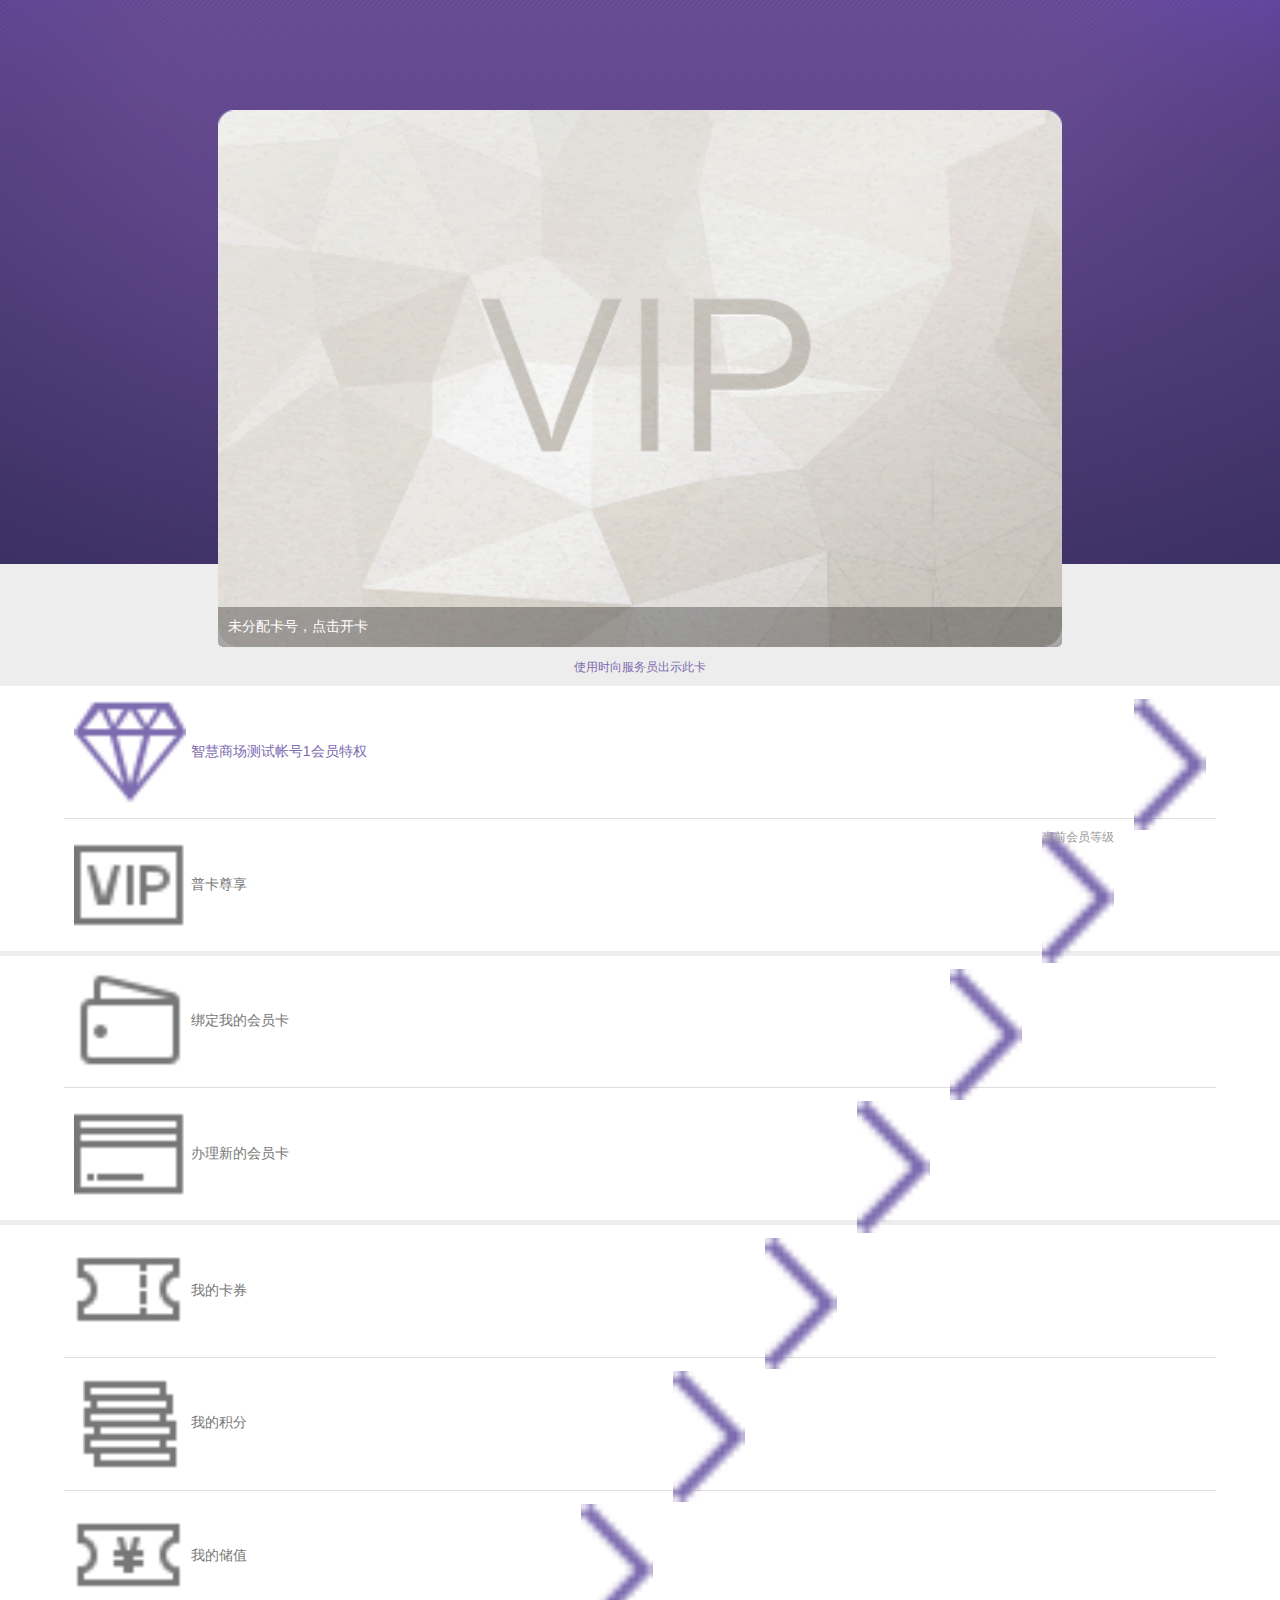
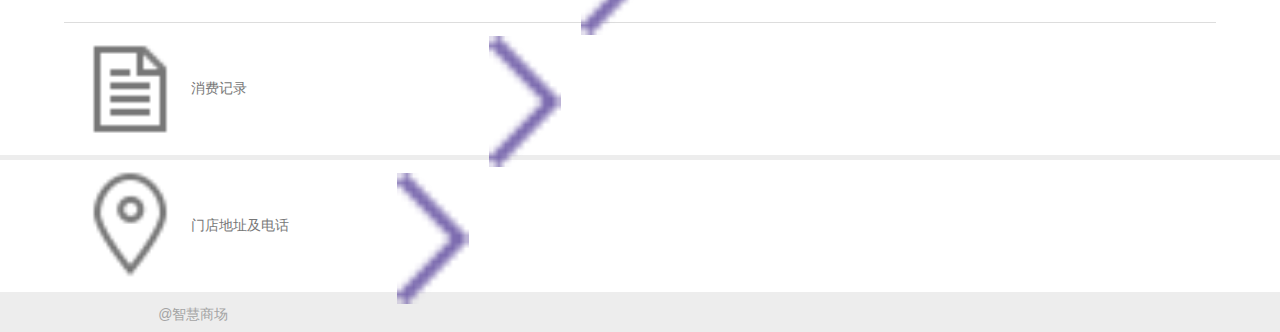
<file: index.html>
<!DOCTYPE html>
<html>
<head lang="en">
    <meta charset="UTF-8">
    <meta http-equiv="X-UA-Compatible" content="IE=edge">
    <meta name="viewport" content="width=device-width,minimum-scale=1.0,maximum-scale=1.0,user-scalable=no">
    <title>我的会员卡</title>
    <link href="bootstrap.min.css" rel="stylesheet">
    <style>
        body {
            background-color: #ededed;
        }

        .size12 {
            font-size: 12px;
        }

        .size16 {
            font-size: 16px;
        }

        .colorpurple {
            color: #7c6baf;
        }

        a.colorgrey {
            text-decoration: none;
            color: #777;
        }

        .colorpurple {
            text-decoration: none;
            color: #7c6baf;
        }

        .colorgrey {
            color: #777;
        }

        .light {
            color: #999;
        }

        .card-back {
            z-index: 1;
            position: absolute;
            width: 100%;
        }

        .bottom-border {
            border-bottom: 1px solid #ddd;
        }

        .back {
            background-color: #fff;
            margin: 5px 0;
        }

        .line {
            width: 90%;
            margin: 0 5%;
            padding: 10px 0;
        }

        .level {
            position: absolute;
            right: 13%;
            color: #999;
        }

        .cardandtittle {
            /*clear: both;*/
            width: 66%;
            margin: 0 auto;
        }

        .card {
            margin-top: 13%;
            width: 100%;
            z-index: 100;
            position: relative;
        }

        .blackmask {
            z-index: 1000;
            height: 40px;
            position: relative;
            bottom: 40px;
            color: #fff;
            padding: 9px 10px;
            background-color: rgba(0, 0, 0, .3);
            border-radius: 0 0 5px 5px;
            display: block;
        }

        a.blackmask, a:active.blackmask {
            color: #fff;
            text-decoration: none;
        }

        .center {
            width: 70%;
            margin: 0 auto;
            display: block;
            text-align: center;
            /*background-color:rgba(0,0,0,.3) ;*/
            position: absolute;
            z-index: 2000;
        }

        .tips {
            margin-top: -28px;
        }

        .icon {
            width: 11%;
            padding: 0 5px 0 10px;
        }

        .icon-link {
            width: 8%;
            padding: 3px 10px;
        }

        .footer {
            line-height: 35px;
            color: #a4a4a4;
            text-align: center;
        }

        #dialog p {
            margin: 0 0 12px;
            height: 24px;
            line-height: 24px;
            background: #CCCCCC;
        }

        #dialog p.close {
            text-align: right;
            padding-right: 10px;
        }

        #dialog p.close a {
            color: #fff;
            text-decoration: none;
        }
    </style>
</head>
<body>
<div>
    <div><img src="img/card-back.png" class="card-back img-responsive"></div>
    <div class="cardandtittle">
        <img src="img/card_default.png" class="card">
        <a class="blackmask">未分配卡号，点击开卡</a>
    </div>
    <p class="tips text-center size12 colorpurple">使用时向服务员出示此卡</p>
</div>
<div class="back">
    <div class="line bottom-border">
        <a href="#" class="colorpurple"><img src="img/icon-1.png" class="icon">智慧商场测试帐号1会员特权<img src="img/link.png"
                                                                                                 class="pull-right icon-link"></a><br/>
    </div>
    <div class="line">
        <a href="#" class="colorgrey"><img src="img/icon-2.png" class="icon">普卡尊享<span
            class="size12 level">当前会员等级</span><img src="img/link.png"
                                                   class="pull-right icon-link"></a><br/>
    </div>
</div>
<div class="back">
    <div class="line bottom-border">
        <a href="#" class="colorgrey"><img src="img/icon-3.png" class="icon">绑定我的会员卡<img src="img/link.png"
                                                                                         class="pull-right icon-link"></a><br/>
    </div>
    <div class="line">
        <a href="#" class="colorgrey"><img src="img/icon-4.png" class="icon">办理新的会员卡<img src="img/link.png"
                                                                                         class="pull-right icon-link"></a><br/>
    </div>
</div>
<div class="back">
    <div class="line bottom-border">
        <a href="#" class="colorgrey"><img src="img/icon-5.png" class="icon">我的卡券<img src="img/link.png"
                                                                                      class="pull-right icon-link"></a><br/>
    </div>
    <div class="line bottom-border">
        <a href="#" class="colorgrey"><img src="img/icon-6.png" class="icon">我的积分<img src="img/link.png"
                                                                                      class="pull-right icon-link"></a><br/>
    </div>
    <div class="line bottom-border">
        <a href="#" class="colorgrey"><img src="img/icon-7.png" class="icon">我的储值<img src="img/link.png"
                                                                                      class="pull-right icon-link"></a><br/>
    </div>
    <div class="line">
        <a href="#" class="colorgrey"><img src="img/icon-8.png" class="icon">消费记录<img src="img/link.png"
                                                                                      class="pull-right icon-link"></a><br/>
    </div>
</div>
<div class="back">
    <div class="line">
        <a href="#" class="colorgrey"><img src="img/icon-9.png" class="icon">门店地址及电话<img src="img/link.png"
                                                                                         class="pull-right icon-link"></a>
    </div>
</div>
<div class="footer">
    @智慧商场
</div>
<!--弹窗开始-->
<!--<div class="alert">-->
    <!--<div class="back center">-->
        <!--<div class="size16 bottom-border">智慧商场官方客服</div>-->
        <!--<div>010-52881038</div>-->
        <!--<div>2069392900</div>-->
        <!--<div class="size12 light">工作时间：周一至周日9:00-21:00</div>-->
    <!--</div>-->
<!--</div>-->
<!--弹窗结束-->
</body>
</html>
</file>
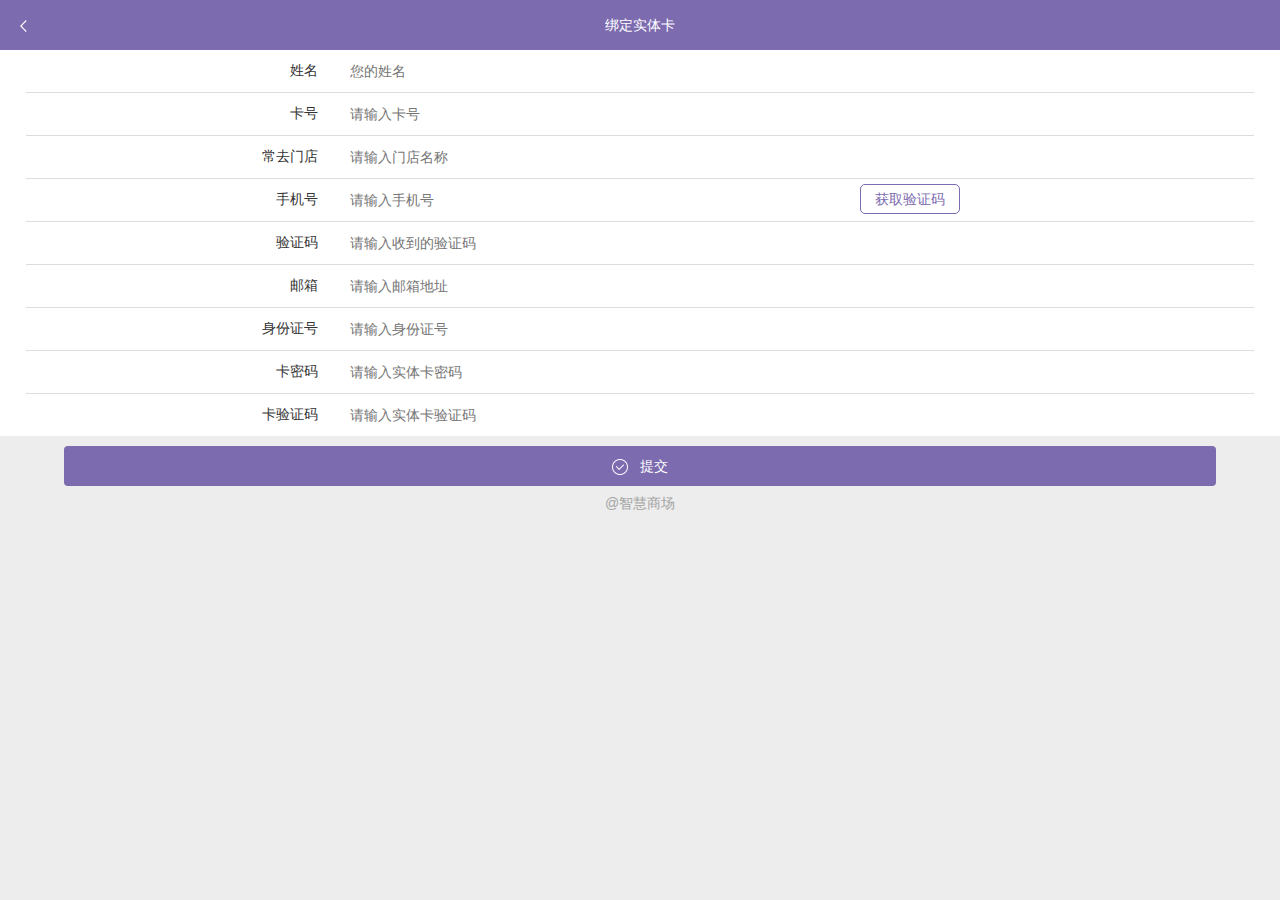
<file: BindingCard/index.html>
<!DOCTYPE html>
<html>
<head lang="en">
    <meta charset="UTF-8">
    <meta http-equiv="X-UA-Compatible" content="IE=edge">
    <meta name="viewport" content="width=device-width,minimum-scale=1.0,maximum-scale=1.0,user-scalable=no">
    <meta http-equiv="Cache-Control" content="no-cache, no-store, must-revalidate" />
    <meta http-equiv="Pragma" content="no-cache" />
    <meta http-equiv="Expires" content="0" />
    <title>我的会员卡</title>
    <link href="bootstrap.min.css" rel="stylesheet">
    <style>
        body {
            background-color: #ededed;
        }

        input {
            outline: none;
            border: none;
        }

        .center {
            margin: 0 auto;
            display: block;
        }

        .head {
            height: 50px;
            line-height: 50px;
            background: #7c6baf;
            padding-top: 10px;
            padding-bottom: 8px;
        }

        .head-left {
            height: 30px;
            padding: 10px 5px 10px 5px;
        }

        .shop_name {
            font-size: 14px;
            color: #fff;
            padding-right: 0;
            padding-left: 0;
            text-align: center;
            height: 30px;
            line-height: 30px;
        }

        .line {
            padding: 10px 0;
            background-color: #fff;
        }

        .bottom-border {
            border-bottom: 1px solid #ddd;
        }

        .text-right-align {
            text-align: right;
        }

        .inputbox {
            width: 95%;
        }

        .size16 {
            font-size: 16px;
        }

        .size12 {
            font-size: 12px;
        }
        .dark {
            color: #333;
        }

        .light {
            color: #777;
        }

        .purple{
            color: #7c6baf;
        }


        .icon{
            width: 16px;
        }

        .btn-purple,.btn-purple:hover{
            width: 90%;
            height: 40px;
            background-color: #7c6baf;
            color: #fff;
            margin-top: 10px;
        }

        .btn-white,.btn-white:hover{
            width: 100px;
            height: 30px;
            background-color: #fff;
            color: #7c6baf;
            border: 1px solid #7c6baf;
            border-radius: 5px;
            margin: -10px auto;
        }
        .footer {
            line-height: 35px;
            color: #a4a4a4;
            text-align: center;
            clear: both;
            margin: 0 auto;
        }
    </style>
</head>
<body>
<div class="head container-fluid">
    <div class="head-left pull-left col-md-2 col-xs-2">
        <img class="pull-left" src="img/back.png" height="12">
    </div>
    <div class="shop_name col-md-8 col-xs-8">绑定实体卡</div>
</div>
<div style="background-color: #fff">
    <div class="container" style="width: 96%">
        <div class="row line bottom-border">
            <div class="col-sm-3 col-xs-3 text-right-align">姓名</div>
            <div class="col-sm-9 col-xs-9"><input type="text" class="inputbox" id="exampleInputName2"
                                                  placeholder="您的姓名"></div>
        </div>
        <div class="row line bottom-border">
            <div class="col-sm-3 col-xs-3 text-right-align">卡号</div>
            <div class="col-sm-9 col-xs-9"><input type="text" class="inputbox" id="exampleInputName2"
                                                  placeholder="请输入卡号"></div>
        </div>
        <div class="row line bottom-border">
            <div class="col-sm-3 col-xs-3 text-right-align">常去门店</div>
            <div class="col-sm-9 col-xs-9"><input type="text" class="inputbox" id="exampleInputName2"
                                                  placeholder="请输入门店名称"></div>
        </div>
        <div class="row line bottom-border">
            <div class="col-sm-3 col-xs-3 text-right-align">手机号</div>
            <div class="col-sm-5 col-xs-5"><input type="text" class="inputbox" id="exampleInputName2"
                                                  placeholder="请输入手机号"></div>
            <div class="col-sm-4 col-xs-4"><button class="btn-white">获取验证码</button></div>
        </div>
        <div class="row line bottom-border">
            <div class="col-sm-3 col-xs-3 text-right-align">验证码</div>
            <div class="col-sm-9 col-xs-9"><input type="text" class="inputbox" id="exampleInputName2"
                                                  placeholder="请输入收到的验证码"></div>
        </div>
        <div class="row line bottom-border">
            <div class="col-sm-3 col-xs-3 text-right-align">邮箱</div>
            <div class="col-sm-9 col-xs-9"><input type="email" class="inputbox" id="exampleInputName2"
                                                  placeholder="请输入邮箱地址"></div>
        </div>
        <div class="row line bottom-border">
            <div class="col-sm-3 col-xs-3 text-right-align">身份证号</div>
            <div class="col-sm-9 col-xs-9"><input type="text" class="inputbox" id="exampleInputName2"
                                                  placeholder="请输入身份证号"></div>
        </div>
        <div class="row line bottom-border">
            <div class="col-sm-3 col-xs-3 text-right-align">卡密码</div>
            <div class="col-sm-9 col-xs-9"><input type="text" class="inputbox" id="exampleInputName2"
                                                  placeholder="请输入实体卡密码"></div>
        </div>
        <div class="row line">
            <div class="col-sm-3 col-xs-3 text-right-align">卡验证码</div>
            <div class="col-sm-9 col-xs-9"><input type="text" class="inputbox" id="exampleInputName2"
                                                  placeholder="请输入实体卡验证码"></div>
        </div>
    </div>
</div>
<button class="btn btn-purple center" type="submit"><img src="img/icon_shop_right_white.png" class="icon">&nbsp;&nbsp;&nbsp;提交</button>
<div class="footer">@智慧商场</div>
</body>
</html>
</file>
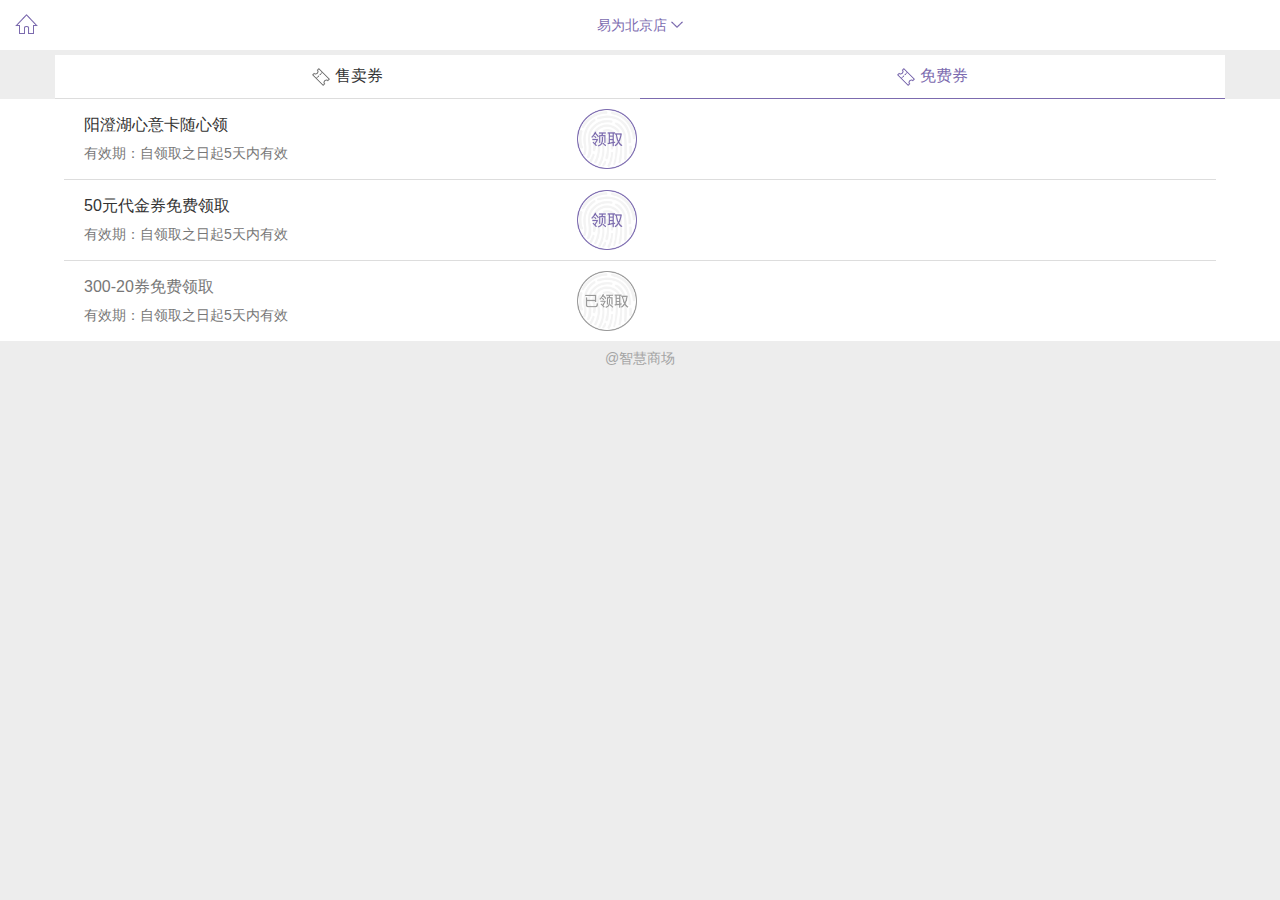
<file: FreeCouponList/index.html>
<!DOCTYPE html>
<html>
<head lang="en">
    <meta charset="UTF-8">
    <meta http-equiv="X-UA-Compatible" content="IE=edge">
    <meta name="viewport" content="width=device-width,minimum-scale=1.0,maximum-scale=1.0,user-scalable=no">
    <title>优惠券</title>
    <link href="bootstrap.min.css" rel="stylesheet">
    <style>
        body {
            background-color: #ededed;
        }

        /*头部样式-公共部分*/
        header {
            height: 50px;
            line-height: 50px;
            background: #fff;
            padding-top: 10px;
            padding-bottom: 10px;
        }

        header h5 {
            color: #7c6baf;
            display: inline;
        }

        a, a:focus, a:active {
            text-decoration: none;
        }

        .common_nav_desc {

            height: 30px;
            line-height: 30px;
            padding-left: 0;
            padding-right: 0;
        }

        .common_icon_down {
            margin-bottom: 4px;
        }

        .common_nav_home, .common_nav_user {
            padding: 4px 0;
        }

        .gap {
            margin-top: 5px;
        }

        .center {
            margin: 0 auto;
            display: block;
            /*text-align: center;*/
        }

        .center-upright {
            margin: 22px 0;
        }

        .back {
            background-color: #fff;
        }

        .line {
            padding: 10px 0;
        }

        .line-height {
            height: 90px;
        }

        .block {
            display: block;
        }

        .tab-active {
            border-bottom: 1px solid #7c6baf;
        }

        .tab-inactive {
            border-bottom: 1px solid #ddd;
        }

        .size16 {
            font-size: 16px;
        }

        .size18 {
            font-size: 18px;
        }

        .dark, .dark:active, .dark:focus {
            color: #333;
        }

        .light {
            color: #777;
        }

        .purple, .purple:active, .purple:focus {
            color: #7c6baf;
        }

        .red {
            color: #e44039;
        }

        .border-bottom {
            border-bottom: 1px solid #ddd;
        }

        .float {
            float: left;
        }

        .img {
            /*height: 70px;*/
            margin-right: 10px;
        }

        .link{
            margin-left: 5px;
            width: 8px;
        }
        .icon {
            height: 14px;
        }

        .footer {
            clear: both;
            line-height: 35px;
            color: #a4a4a4;
            text-align: center;
        }
    </style>
</head>
<body>
<header class="container-fluid">
    <div class="common_nav_home col-md-2 col-xs-2">
        <img class="pull-left" src="img/icon_nav_home.png" height="20">
    </div>
    <div class="common_nav_desc text-center col-md-8 col-xs-8">
        <h5>易为北京店</h5> <img class="common_icon_down" src="img/icon_nav_dropdown.png" width="12">
    </div>
</header>
<div class="container gap">
    <div class="row back">
        <div class="col-xs-6 size16 text-center tab-inactive line"><a href="#" class="dark"><img
            src="img/icon_coupoun_grey.png" width="18px">&nbsp;售卖券</a></div>
        <div class="col-xs-6 size16 text-center line tab-active"><a href="#" class="purple"><img
            src="img/icon_coupon_purple.png" width="18px">&nbsp;免费券</a></div>
    </div>
</div>
<div class="back">
    <div class="border-bottom center line" style="width: 90%; line-height: 28px;">
        <table>
            <tr>
                <td width="3%">&nbsp;</td>
                <td width="74%">
                    <span class="size16">阳澄湖心意卡随心领</span></br>
                    <span class="light">有效期：自领取之日起5天内有效</span>
                </td>
                <td width="10%"><a href="#"><img src="img/icon_integral_button_purple.png" width="60px"></a></td>
                <td width="3%">&nbsp;</td>
            </tr>
        </table>
    </div>
</div>
<div class="back">
    <div class="border-bottom center line" style="width: 90%; line-height: 28px;">
        <table>
            <tr>
                <td width="3%">&nbsp;</td>
                <td width="74%">
                    <span class="size16">50元代金券免费领取</span></br>
                    <span class="light">有效期：自领取之日起5天内有效</span>
                </td>
                <td width="10%"><a href="#"><img src="img/icon_integral_button_purple.png" width="60px"></a></td>
                <td width="3%">&nbsp;</td>
            </tr>
        </table>
    </div>
</div>
<div class="back">
    <div class="center line" style="width: 90%; line-height: 28px;">
        <table>
            <tr>
                <td width="3%">&nbsp;</td>
                <td width="74%">
                    <span class="size16 light">300-20券免费领取</span></br>
                    <span class="light">有效期：自领取之日起5天内有效</span>
                </td>
                <td width="10%"><a href="#"><img src="img/icon_integral_button_grey.png" width="60px"></a></td>
                <td width="3%">&nbsp;</td>
            </tr>
        </table>
    </div>
</div>
<div class="footer">
    @智慧商场
</div>
</body>
</html>
</file>
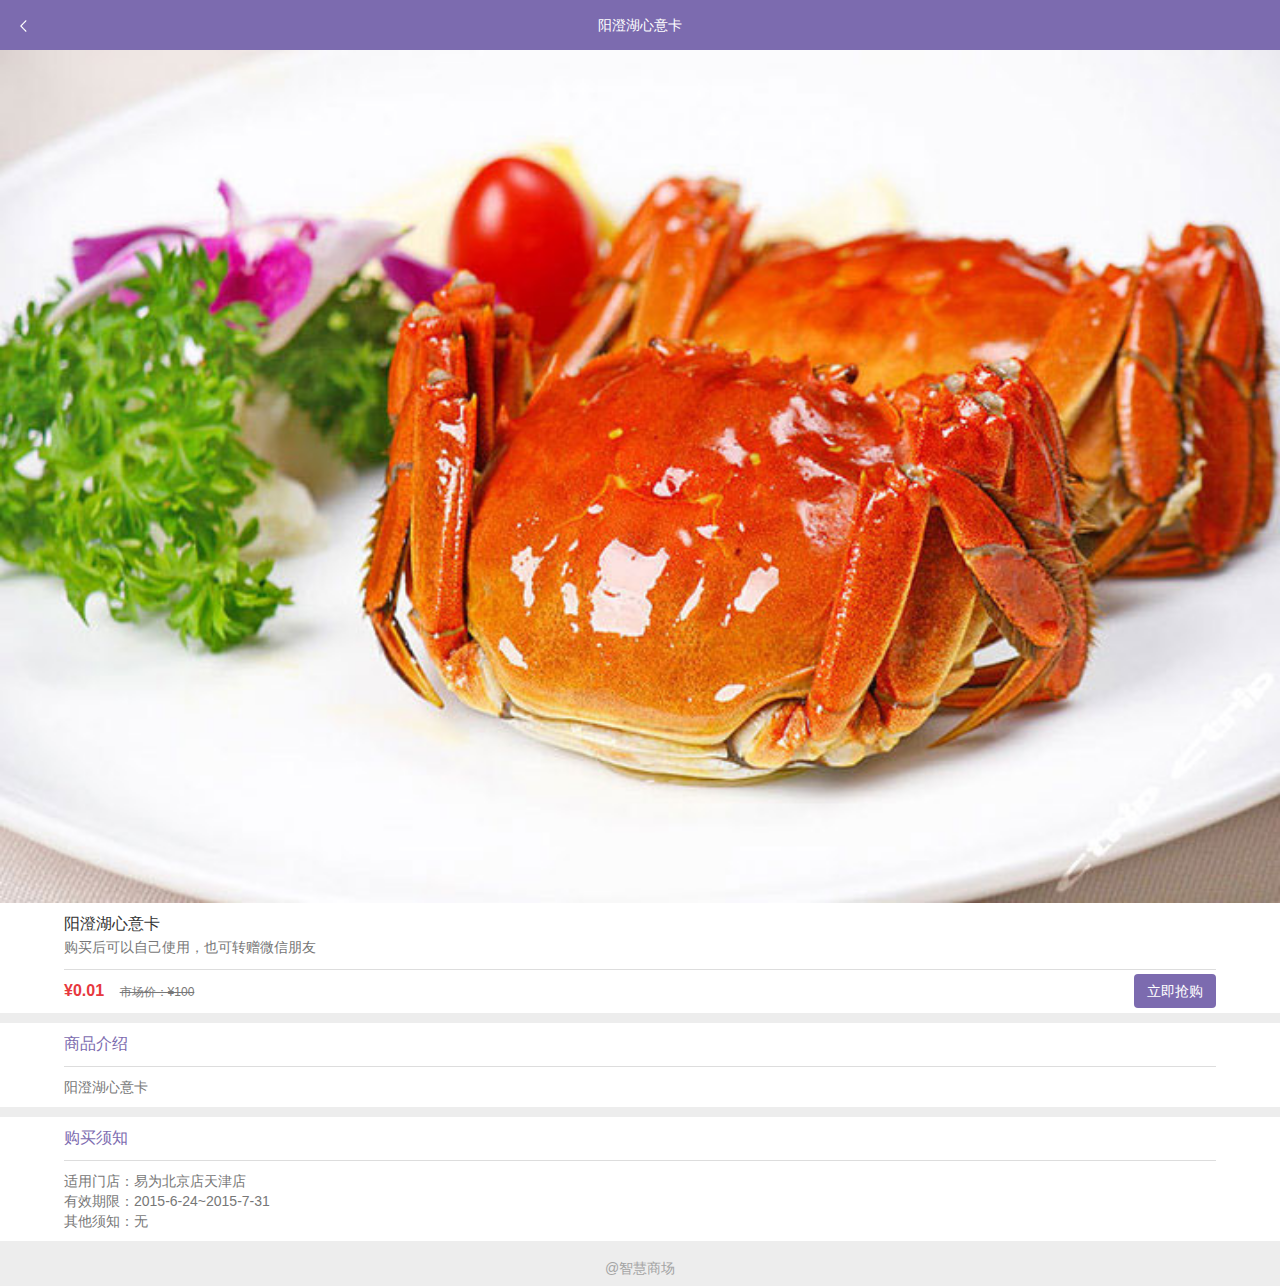
<file: GetCouponForSale/index.html>
<!DOCTYPE html>
<html>
<head lang="en">
    <meta charset="UTF-8">
    <meta name="format-detection" content="telephone=no">
    <meta name="format-detection" content="email=no">
    <meta http-equiv="X-UA-Compatible" content="IE=edge">
    <meta name="viewport" content="width=device-width,minimum-scale=1.0,maximum-scale=1.0,user-scalable=no">
    <title>优惠券</title>
    <link href="bootstrap.min.css" rel="stylesheet">
    <style>
        body {
            background-color: #ededed;
        }

        .center {
            margin: 0 auto;
            display: block;
        }

        .head {
            height: 50px;
            line-height: 50px;
            background: #7c6baf;
            padding-top: 10px;
            padding-bottom: 8px;
        }

        .head-left {
            height: 30px;
            padding: 10px 5px 10px 5px;
        }

        .shop_name {
            font-size: 14px;
            color: #fff;
            padding-right: 0;
            padding-left: 0;
            text-align: center;
            height: 30px;
            line-height: 30px;
        }

        .back {
            background-color: #fff;
            margin-bottom: 10px;
        }

        .line {
            width: 90%;
            margin: 0 5%;
            padding: 10px 0;
        }

        .size12{
            font-size: 12px;
        }

        .size14{
            font-size: 14px;
        }

        .size16{
            font-size: 16px;
        }

        .dark{
            color: #333;
        }

        .light{
            color: #777;
        }
        .purple{
            color: #7c6baf;
        }

        .red{
            color: #e7383e;
        }
        .border-bottom {
            border-bottom: 1px solid #ddd;
        }

        .btn-purple{
            margin-top: -6px;
            background-color: #7c6baf;
            color: #fff;
        }

        .btn:focus, .btn:hover{
            color: #fff;
        }
        .footer {
            line-height: 35px;
            color: #a4a4a4;
            text-align: center;
        }
    </style>
</head>
<body>
<div class="head container-fluid">
    <div class="head-left pull-left col-md-2 col-xs-2">
        <img class="pull-left" src="img/back.png" height="12">
    </div>
    <div class="shop_name col-md-8 col-xs-8">阳澄湖心意卡</div>
</div>
<div>
    <img src="img/goods.jpg" width="100%">
</div>
<div class="back">
    <div class="border-bottom line size16 dark">
        阳澄湖心意卡<br/><span class="size14 light">购买后可以自己使用，也可转赠微信朋友</span>
    </div>
    <div class="line">
        <span class="red size16"><strong>&yen;0.01</strong></span>&nbsp;&nbsp;&nbsp;&nbsp;<span class="light size12"><del>市场价：&yen;100</del></span>
        <button type="button" class="btn btn-purple pull-right">立即抢购</button>
    </div>
</div>
<div class="back">
    <div class="border-bottom line purple size16">商品介绍</div>
    <div class="line light">阳澄湖心意卡</div>
</div>
<div class="back">
    <div class="border-bottom line purple size16">购买须知</div>
    <div class="line light">适用门店：易为北京店天津店<br/>有效期限：2015-6-24~2015-7-31<br/>其他须知：无</div>
</div>
<div>

</div>
<div class="footer">
    @智慧商场
</div>
</body>
</html>
</file>
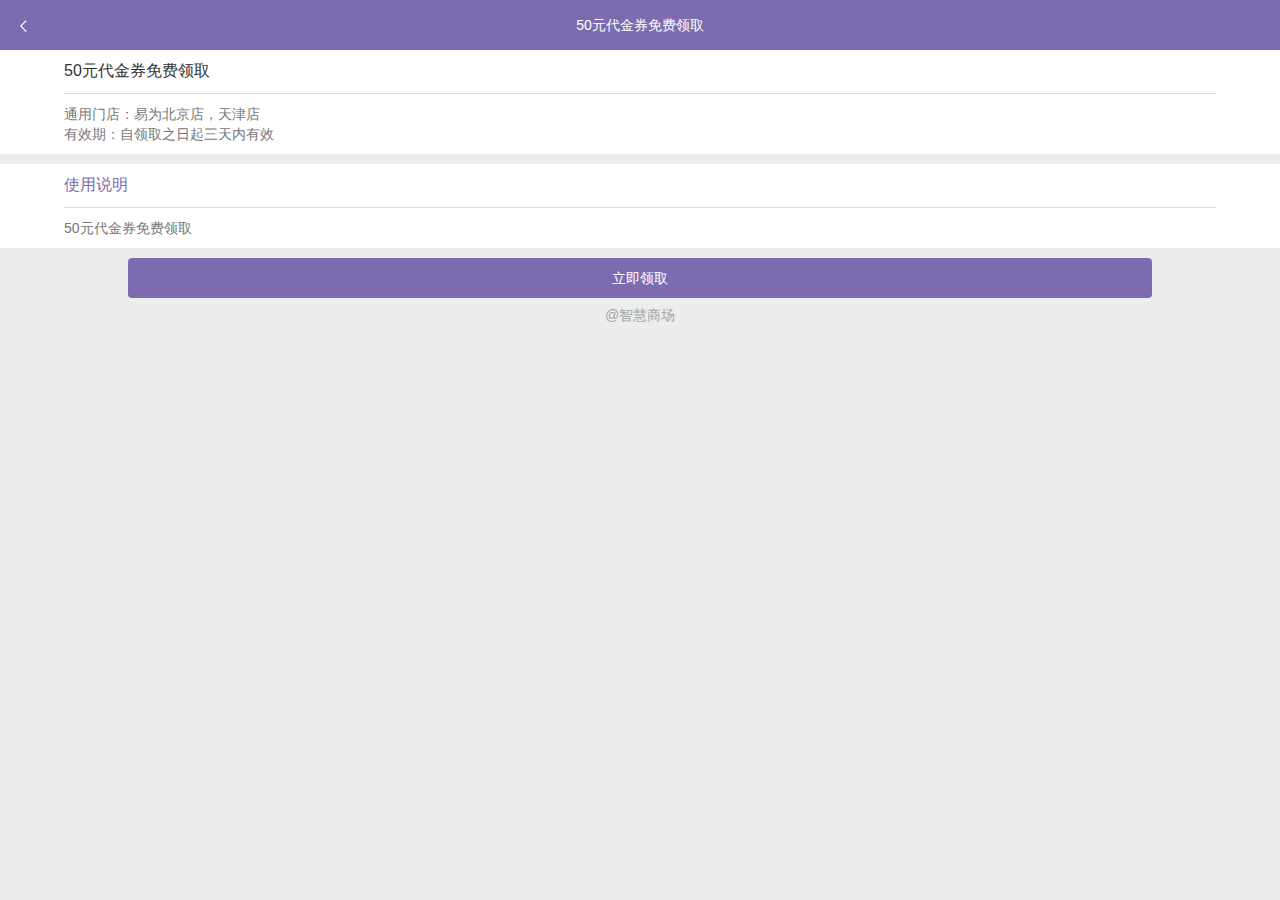
<file: GetFreeCoupon/index.html>
<!DOCTYPE html>
<html>
<head lang="en">
    <meta charset="UTF-8">
    <meta http-equiv="X-UA-Compatible" content="IE=edge">
    <meta name="viewport" content="width=device-width,minimum-scale=1.0,maximum-scale=1.0,user-scalable=no">
    <title>优惠券</title>
    <link href="bootstrap.min.css" rel="stylesheet">
    <style>
        body {
            background-color: #ededed;
        }

        .center {
            margin: 0 auto;
            display: block;
        }

        .head {
            height: 50px;
            line-height: 50px;
            background: #7c6baf;
            padding-top: 10px;
            padding-bottom: 8px;
        }

        .head-left {
            height: 30px;
            padding: 10px 5px 10px 5px;
        }

        .shop_name {
            font-size: 14px;
            color: #fff;
            padding-right: 0;
            padding-left: 0;
            text-align: center;
            height: 30px;
            line-height: 30px;
        }

        .back {
            background-color: #fff;
            margin-bottom: 10px;
        }

        .line {
            width: 90%;
            margin: 0 5%;
            padding: 10px 0;
        }

        .size16{
            font-size: 16px;
        }

        .dark{
            color: #333;
        }

        .light{
            color: #777;
        }
        .purple{
            color: #7c6baf;
        }

        .border-bottom {
            border-bottom: 1px solid #ddd;
        }

        .btn-purple{
            width: 80%;
            height: 40px;
            background-color: #7c6baf;
            color: #fff;
        }

        .btn:focus, .btn:hover{
            color: #fff;
        }
        .footer {
            line-height: 35px;
            color: #a4a4a4;
            text-align: center;
        }
    </style>
</head>
<body>
<div class="head container-fluid">
    <div class="head-left pull-left col-md-2 col-xs-2">
        <img class="pull-left" src="img/back.png" height="12">
    </div>
    <div class="shop_name col-md-8 col-xs-8">50元代金券免费领取</div>
</div>
<div class="back">
    <div class="border-bottom line size16 dark">
        50元代金券免费领取
    </div>
    <div class="line light">
        通用门店：易为北京店，天津店<br/>有效期：自领取之日起三天内有效
    </div>
</div>
<div class="back">
    <div class="border-bottom line purple size16">使用说明</div>
    <div class="line light">50元代金券免费领取</div>
</div>
<div>
    <button type="button" class="btn btn-purple center">立即领取</button>
</div>
<div class="footer">
    @智慧商场
</div>
</body>
</html>
</file>
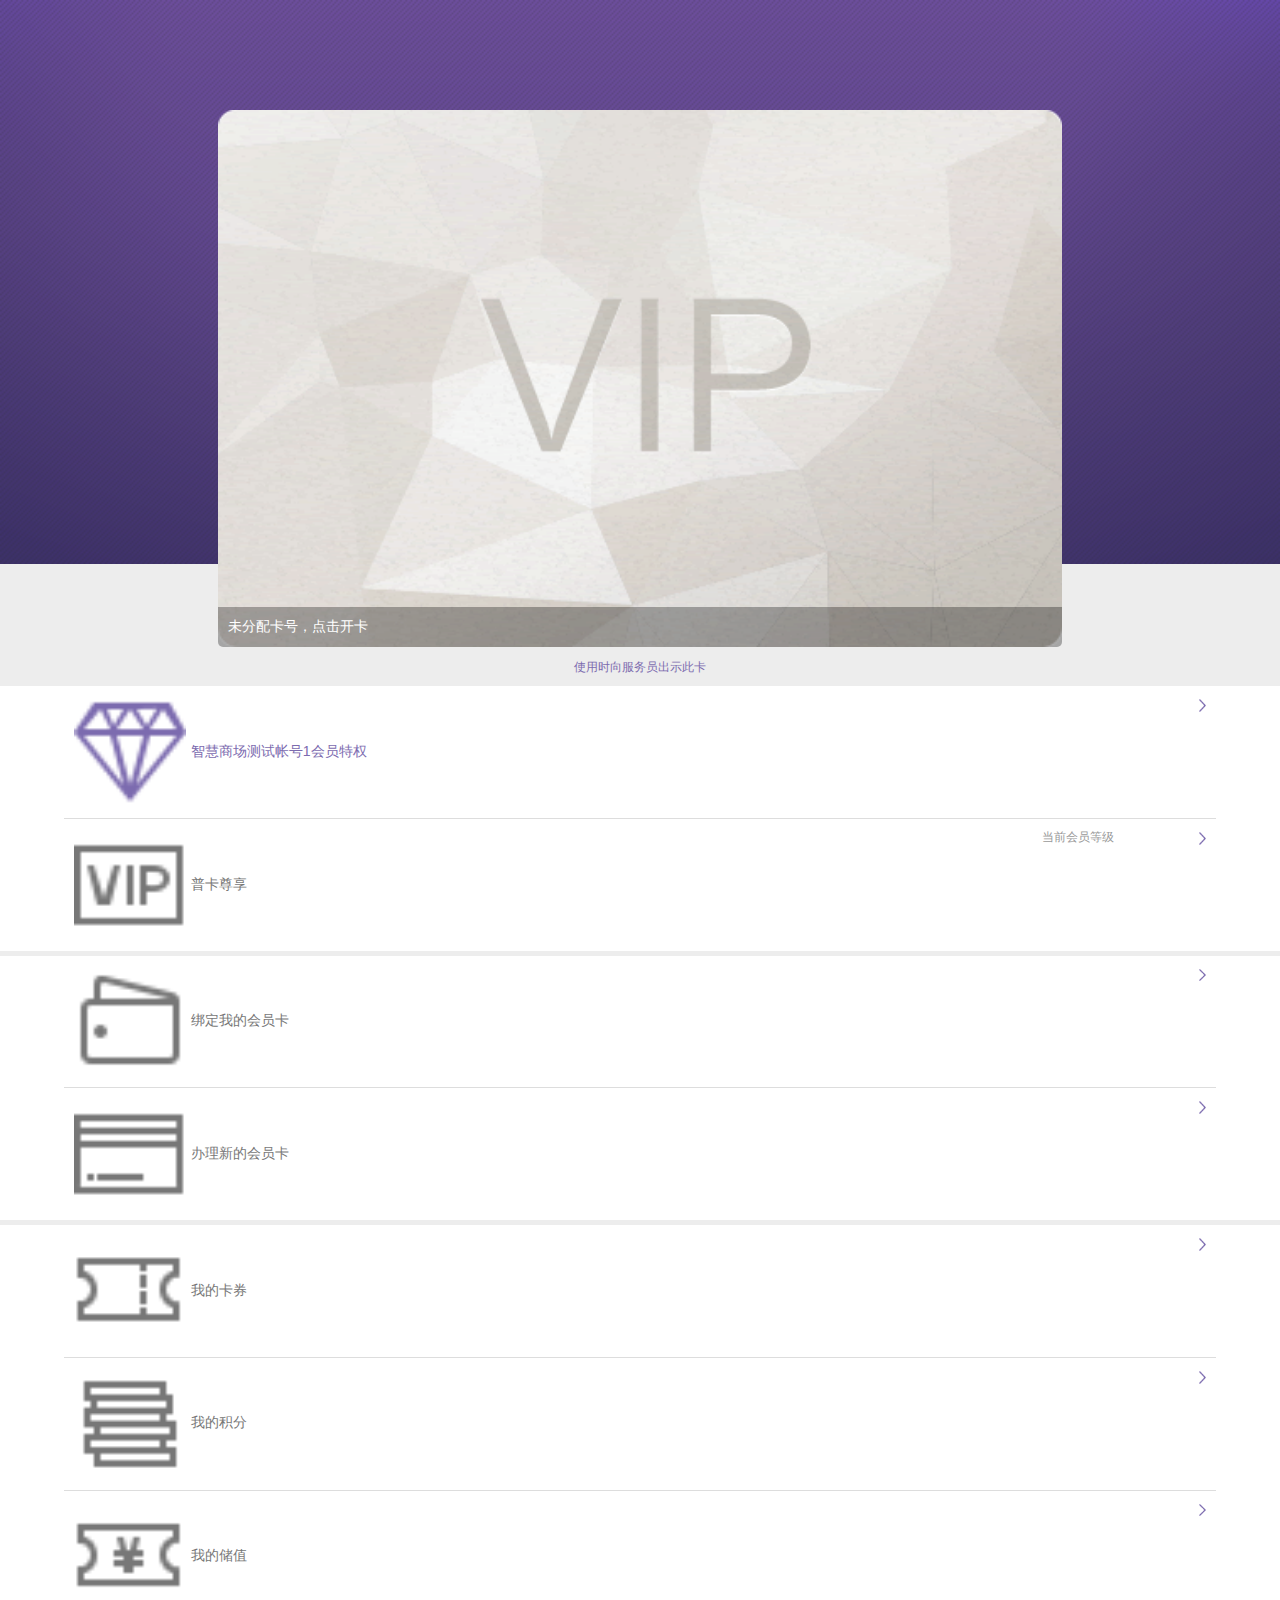
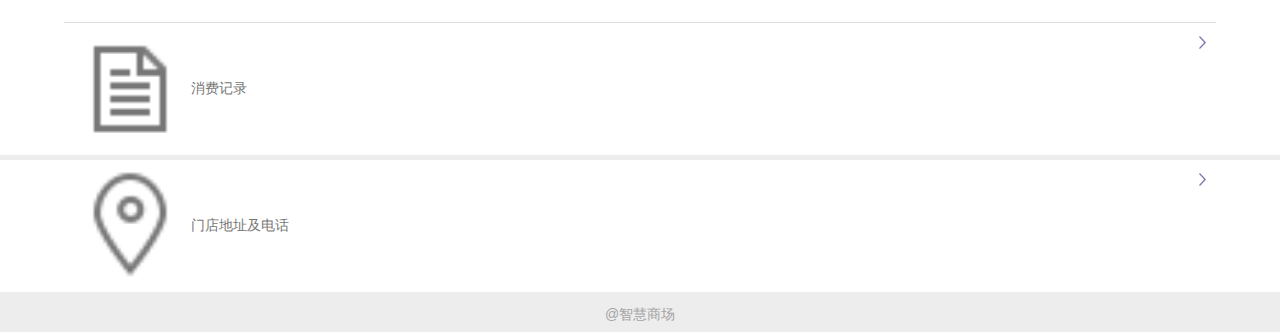
<file: MyCard/index.html>
<!DOCTYPE html>
<html>
<head lang="en">
    <meta charset="UTF-8">
    <meta http-equiv="X-UA-Compatible" content="IE=edge">
    <meta name="viewport" content="width=device-width,minimum-scale=1.0,maximum-scale=1.0,user-scalable=no">
    <title>我的会员卡</title>
    <link href="bootstrap.min.css" rel="stylesheet">
    <style>
        body {
            background-color: #ededed;
        }

        .size12 {
            font-size: 12px;
        }

        .size16 {
            font-size: 16px;
        }

        .colorpurple {
            color: #7c6baf;
        }

        a.colorgrey {
            text-decoration: none;
            color: #777;
        }

        a.colorpurple{
            text-decoration: none;
            color: #7c6baf;
        }
        .colorpurple {
            text-decoration: none;
            color: #7c6baf;
        }

        .colorgrey {
            color: #777;
        }

        .light {
            color: #999;
        }

        .card-back {
            z-index: 1;
            position: absolute;
            width: 100%;
        }

        .bottom-border {
            border-bottom: 1px solid #ddd;
        }

        .back {
            background-color: #fff;
            margin: 5px 0;
        }

        .line {
            width: 90%;
            margin: 0 5%;
            padding: 10px 0;
        }

        .level {
            position: absolute;
            right: 13%;
            color: #999;
        }

        .cardandtittle {
            /*clear: both;*/
            width: 66%;
            margin: 0 auto;
        }

        .card {
            margin-top: 13%;
            width: 100%;
            z-index: 100;
            position: relative;
        }

        .blackmask {
            z-index: 1000;
            height: 40px;
            position: relative;
            bottom: 40px;
            color: #fff;
            padding: 9px 10px;
            background-color: rgba(0, 0, 0, .3);
            border-radius: 0 0 5px 5px;
            display: block;
        }

        a.blackmask, a:active.blackmask {
            color: #fff;
            text-decoration: none;
        }

        .center {
            width: 70%;
            margin: 0 auto;
            display: block;
            text-align: center;
            /*background-color:rgba(0,0,0,.3) ;*/
            position: absolute;
            z-index: 2000;
        }

        .tips {
            margin-top: -28px;
        }

        .icon {
            width: 11%;
            padding: 0 5px 0 10px;
        }

        .icon-link {
            width: 27px;
            padding: 3px 10px;
        }

        .footer {
            line-height: 35px;
            color: #a4a4a4;
            text-align: center;
        }

        #dialog p {
            margin: 0 0 12px;
            height: 24px;
            line-height: 24px;
            background: #CCCCCC;
        }

        #dialog p.close {
            text-align: right;
            padding-right: 10px;
        }

        #dialog p.close a {
            color: #fff;
            text-decoration: none;
        }
    </style>
</head>
<body>
<div>
    <div><img src="img/card-back.png" class="card-back img-responsive"></div>
    <div class="cardandtittle">
        <img src="img/card_default.png" class="card">
        <a class="blackmask">未分配卡号，点击开卡</a>
    </div>
    <p class="tips text-center size12 colorpurple">使用时向服务员出示此卡</p>
</div>
<div class="back">
    <div class="line bottom-border">
        <a href="#" class="colorpurple"><img src="img/icon-1.png" class="icon">智慧商场测试帐号1会员特权<img src="img/link.png"
                                                                                                 class="pull-right icon-link"></a><br/>
    </div>
    <div class="line">
        <a href="#" class="colorgrey"><img src="img/icon-2.png" class="icon">普卡尊享<span
            class="size12 level">当前会员等级</span><img src="img/link.png"
                                                   class="pull-right icon-link"></a><br/>
    </div>
</div>
<div class="back">
    <div class="line bottom-border">
        <a href="#" class="colorgrey"><img src="img/icon-3.png" class="icon">绑定我的会员卡<img src="img/link.png"
                                                                                         class="pull-right icon-link"></a><br/>
    </div>
    <div class="line">
        <a href="#" class="colorgrey"><img src="img/icon-4.png" class="icon">办理新的会员卡<img src="img/link.png"
                                                                                         class="pull-right icon-link"></a><br/>
    </div>
</div>
<div class="back">
    <div class="line bottom-border">
        <a href="#" class="colorgrey"><img src="img/icon-5.png" class="icon">我的卡券<img src="img/link.png"
                                                                                      class="pull-right icon-link"></a><br/>
    </div>
    <div class="line bottom-border">
        <a href="#" class="colorgrey"><img src="img/icon-6.png" class="icon">我的积分<img src="img/link.png"
                                                                                      class="pull-right icon-link"></a><br/>
    </div>
    <div class="line bottom-border">
        <a href="#" class="colorgrey"><img src="img/icon-7.png" class="icon">我的储值<img src="img/link.png"
                                                                                      class="pull-right icon-link"></a><br/>
    </div>
    <div class="line">
        <a href="#" class="colorgrey"><img src="img/icon-8.png" class="icon">消费记录<img src="img/link.png"
                                                                                      class="pull-right icon-link"></a><br/>
    </div>
</div>
<div class="back">
    <div class="line">
        <a href="#" class="colorgrey"><img src="img/icon-9.png" class="icon">门店地址及电话<img src="img/link.png"
                                                                                         class="pull-right icon-link"></a>
    </div>
</div>
<div class="footer">
    @智慧商场
</div>
<!--弹窗开始-->
<!--<div class="alert">-->
    <!--<div class="back center">-->
        <!--<div class="size16 bottom-border">智慧商场官方客服</div>-->
        <!--<div>010-52881038</div>-->
        <!--<div>2069392900</div>-->
        <!--<div class="size12 light">工作时间：周一至周日9:00-21:00</div>-->
    <!--</div>-->
<!--</div>-->
<!--弹窗结束-->
</body>
</html>
</file>
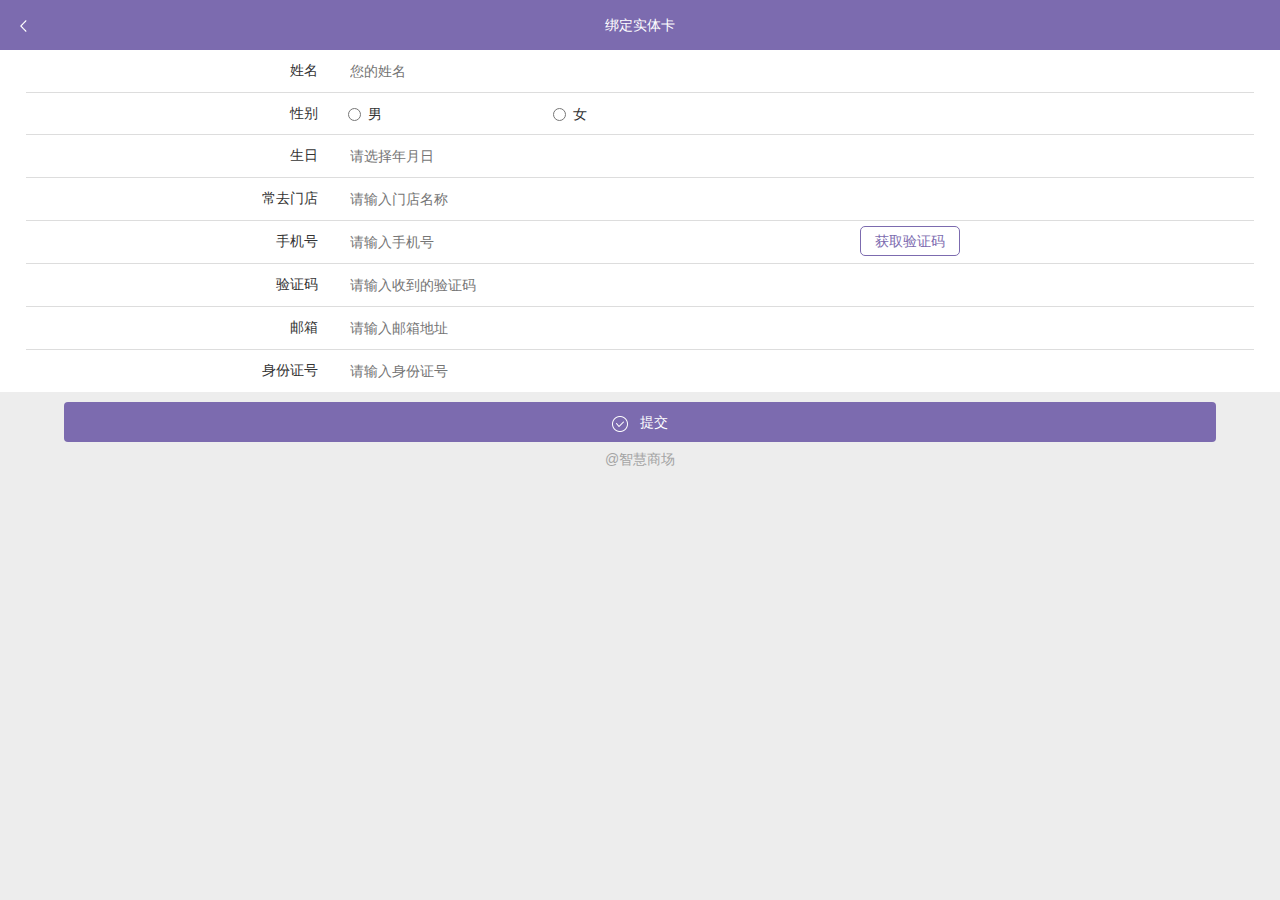
<file: Open Card/index.html>
<!DOCTYPE html>
<html>
<head lang="en">
    <meta charset="UTF-8">
    <meta http-equiv="X-UA-Compatible" content="IE=edge">
    <!--<meta name="viewport" content="width=device-width, initial-scale=1">-->
    <meta name="viewport" content="width=device-width,minimum-scale=1.0,maximum-scale=1.0,user-scalable=no">
    <title>我的会员卡</title>
    <link href="bootstrap.min.css" rel="stylesheet">
    <style>
        body {
            background-color: #ededed;
        }

        input {
            outline: none;
            border: none;
        }

        .center {
            margin: 0 auto;
            display: block;
        }

        .head {
            height: 50px;
            line-height: 50px;
            background: #7c6baf;
            padding-top: 10px;
            padding-bottom: 8px;
        }

        .head-left {
            height: 30px;
            padding: 10px 5px 10px 5px;
        }

        .shop_name {
            font-size: 14px;
            color: #fff;
            padding-right: 0;
            padding-left: 0;
            text-align: center;
            height: 30px;
            line-height: 30px;
        }

        .line {
            padding: 10px 0;
            background-color: #fff;
        }

        .bottom-border {
            border-bottom: 1px solid #ddd;
        }

        .text-right-align {
            text-align: right;
        }

        .inputbox {
            width: 95%;
        }

        .size16 {
            font-size: 16px;
        }

        .size12 {
            font-size: 12px;
        }

        .dark {
            color: #333;
        }

        .light {
            color: #777;
        }

        .purple {
            color: #7c6baf;
        }

        .icon {
            width: 16px;
        }

        .btn-purple, .btn-purple:hover {
            width: 90%;
            height: 40px;
            background-color: #7c6baf;
            color: #fff;
            margin-top: 10px;
        }

        .btn-white, .btn-white:hover {
            width: 100px;
            height: 30px;
            background-color: #fff;
            color: #7c6baf;
            border: 1px solid #7c6baf;
            border-radius: 5px;
            margin: -10px auto;
        }

        .footer {
            line-height: 35px;
            color: #a4a4a4;
            text-align: center;
            clear: both;
            margin: 0 auto;
        }
    </style>
</head>
<body>
<div class="head container-fluid">
    <div class="head-left pull-left col-md-2 col-xs-2">
        <img class="pull-left" src="img/back.png" height="12">
    </div>
    <div class="shop_name col-md-8 col-xs-8">绑定实体卡</div>
</div>
<div style="background-color: #fff">
    <div class="container" style="width: 96%">
        <div class="row line bottom-border">
            <div class="col-sm-3 col-xs-3 text-right-align">姓名</div>
            <div class="col-sm-9 col-xs-9"><input type="text" class="inputbox" id="exampleInputName2"
                                                  placeholder="您的姓名"></div>
        </div>
        <div class="row line bottom-border">
            <div class="col-sm-3 col-xs-3 text-right-align">性别</div>
            <div class="col-xs-2">
                <label class="radio-inline">
                    <input type="radio" name="inlineRadioOptions" id="inlineRadio1" value="option1"> 男
                </label>
            </div>
            <div class="col-xs-2">
                <label class="radio-inline">
                    <input type="radio" name="inlineRadioOptions" id="inlineRadio2" value="option2"> 女
                </label>
            </div>
        </div>
        <div class="row line bottom-border">
            <div class="col-sm-3 col-xs-3 text-right-align">生日</div>
            <div class="col-sm-9 col-xs-9"><input type="text" class="inputbox"
                                                  id="exampleInputName2" placeholder="请选择年月日"></div>
        </div>
        <div class="row line bottom-border">
            <div class="col-sm-3 col-xs-3 text-right-align">常去门店</div>
            <div class="col-sm-9 col-xs-9"><input type="text" class="inputbox" id="exampleInputName2"
                                                  placeholder="请输入门店名称"></div>
        </div>
        <div class="row line bottom-border">
            <div class="col-sm-3 col-xs-3 text-right-align">手机号</div>
            <div class="col-sm-5 col-xs-5"><input type="text" class="inputbox" id="exampleInputName2"
                                                  placeholder="请输入手机号"></div>
            <div class="col-sm-4 col-xs-4">
                <button class="btn-white">获取验证码</button>
            </div>
        </div>
        <div class="row line bottom-border">
            <div class="col-sm-3 col-xs-3 text-right-align">验证码</div>
            <div class="col-sm-9 col-xs-9"><input type="text" class="inputbox" id="exampleInputName2"
                                                  placeholder="请输入收到的验证码"></div>
        </div>
        <div class="row line bottom-border">
            <div class="col-sm-3 col-xs-3 text-right-align">邮箱</div>
            <div class="col-sm-9 col-xs-9"><input type="email" class="inputbox" id="exampleInputName2"
                                                  placeholder="请输入邮箱地址"></div>
        </div>
        <div class="row line">
            <div class="col-sm-3 col-xs-3 text-right-align">身份证号</div>
            <div class="col-sm-9 col-xs-9"><input type="text" class="inputbox" id="exampleInputName2"
                                                  placeholder="请输入身份证号"></div>
        </div>
    </div>
</div>
<button class="btn btn-purple center" type="submit"><img src="img/icon_shop_right_white.png" class="icon">&nbsp;&nbsp;&nbsp;提交
</button>
<div class="footer">@智慧商场</div>
<!--<script type="text/javascript" src="bootstrap.min.js"></script>-->
<!--<script src="//cdn.bootcss.com/jquery/1.11.3/jquery.min.js"></script>-->
<!--<script>-->
    <!--$('#datetimepicker').datetimepicker({-->
        <!--format: 'yyyy-mm-dd hh:ii'-->
    <!--});</script>-->
</body>
</html>
</file>
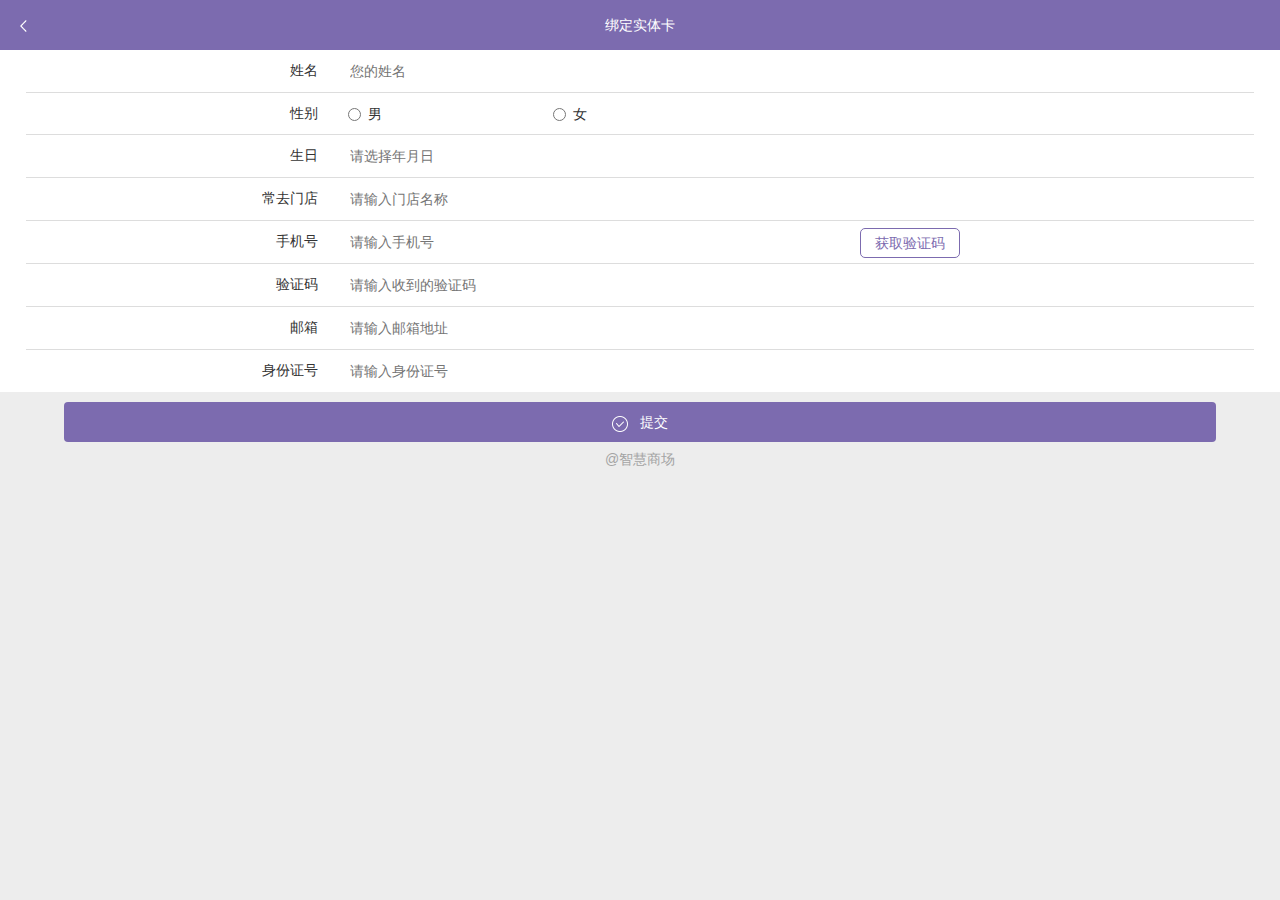
<file: OpenCard/index.html>
<!DOCTYPE html>
<html>
<head lang="en">
    <meta charset="UTF-8">
    <meta http-equiv="X-UA-Compatible" content="IE=edge">
    <!--<meta name="viewport" content="width=device-width, initial-scale=1">-->
    <meta name="viewport" content="width=device-width,minimum-scale=1.0,maximum-scale=1.0,user-scalable=no">
    <title>我的会员卡</title>
    <link href="bootstrap.min.css" rel="stylesheet">
    <style>
        body {
            background-color: #ededed;
        }

        input {
            outline: none;
            border: none;
        }

        .center {
            margin: 0 auto;
            display: block;
        }

        .head {
            height: 50px;
            line-height: 50px;
            background: #7c6baf;
            padding-top: 10px;
            padding-bottom: 8px;
        }

        .head-left {
            height: 30px;
            padding: 10px 5px 10px 5px;
        }

        .shop_name {
            font-size: 14px;
            color: #fff;
            padding-right: 0;
            padding-left: 0;
            text-align: center;
            height: 30px;
            line-height: 30px;
        }

        .line {
            padding: 10px 0;
            background-color: #fff;
        }

        .bottom-border {
            border-bottom: 1px solid #ddd;
        }

        .text-right-align {
            text-align: right;
        }

        .inputbox {
            width: 95%;
        }

        .size16 {
            font-size: 16px;
        }

        .size12 {
            font-size: 12px;
        }

        .dark {
            color: #333;
        }

        .light {
            color: #777;
        }

        .purple {
            color: #7c6baf;
        }

        .icon {
            width: 16px;
        }

        .btn-purple, .btn-purple:hover {
            width: 90%;
            height: 40px;
            background-color: #7c6baf;
            color: #fff;
            margin-top: 10px;
        }

        .btn-white, .btn-white:hover {
            width: 100px;
            height: 30px;
            background-color: #fff;
            color: #7c6baf;
            border: 1px solid #7c6baf;
            border-radius: 5px;
            margin: -10px auto;
            /*padding-top: 10px;*/
            vertical-align: middle;
        }

        .footer {
            line-height: 35px;
            color: #a4a4a4;
            text-align: center;
            clear: both;
            margin: 0 auto;
        }
    </style>
</head>
<body>
<div class="head container-fluid">
    <div class="head-left pull-left col-md-2 col-xs-2">
        <img class="pull-left" src="img/back.png" height="12">
    </div>
    <div class="shop_name col-md-8 col-xs-8">绑定实体卡</div>
</div>
<div style="background-color: #fff">
    <div class="container" style="width: 96%">
        <div class="row line bottom-border">
            <div class="col-sm-3 col-xs-3 text-right-align">姓名</div>
            <div class="col-sm-9 col-xs-9"><input type="text" class="inputbox" id="exampleInputName2"
                                                  placeholder="您的姓名"></div>
        </div>
        <div class="row line bottom-border">
            <div class="col-sm-3 col-xs-3 text-right-align">性别</div>
            <div class="col-xs-2">
                <label class="radio-inline">
                    <input type="radio" name="inlineRadioOptions" id="inlineRadio1" value="option1"> 男
                </label>
            </div>
            <div class="col-xs-2">
                <label class="radio-inline">
                    <input type="radio" name="inlineRadioOptions" id="inlineRadio2" value="option2"> 女
                </label>
            </div>
        </div>
        <div class="row line bottom-border">
            <div class="col-sm-3 col-xs-3 text-right-align">生日</div>
            <div class="col-sm-9 col-xs-9"><input type="text" class="inputbox"
                                                  id="exampleInputName2" placeholder="请选择年月日"></div>
        </div>
        <div class="row line bottom-border">
            <div class="col-sm-3 col-xs-3 text-right-align">常去门店</div>
            <div class="col-sm-9 col-xs-9"><input type="text" class="inputbox" id="exampleInputName2"
                                                  placeholder="请输入门店名称"></div>
        </div>
        <div class="row line bottom-border">
            <div class="col-sm-3 col-xs-3 text-right-align">手机号</div>
            <div class="col-sm-5 col-xs-5"><input type="text" class="inputbox" id="exampleInputName2"
                                                  placeholder="请输入手机号"></div>
            <div class="col-sm-4 col-xs-4">
                <button class="btn-white">获取验证码</button>
            </div>
        </div>
        <div class="row line bottom-border">
            <div class="col-sm-3 col-xs-3 text-right-align">验证码</div>
            <div class="col-sm-9 col-xs-9"><input type="text" class="inputbox" id="exampleInputName2"
                                                  placeholder="请输入收到的验证码"></div>
        </div>
        <div class="row line bottom-border">
            <div class="col-sm-3 col-xs-3 text-right-align">邮箱</div>
            <div class="col-sm-9 col-xs-9"><input type="email" class="inputbox" id="exampleInputName2"
                                                  placeholder="请输入邮箱地址"></div>
        </div>
        <div class="row line">
            <div class="col-sm-3 col-xs-3 text-right-align">身份证号</div>
            <div class="col-sm-9 col-xs-9"><input type="text" class="inputbox" id="exampleInputName2"
                                                  placeholder="请输入身份证号"></div>
        </div>
    </div>
</div>
<button class="btn btn-purple center" type="submit"><img src="img/icon_shop_right_white.png" class="icon">&nbsp;&nbsp;&nbsp;提交
</button>
<div class="footer">@智慧商场</div>
<!--<script type="text/javascript" src="bootstrap.min.js"></script>-->
<!--<script src="//cdn.bootcss.com/jquery/1.11.3/jquery.min.js"></script>-->
<!--<script>-->
    <!--$('#datetimepicker').datetimepicker({-->
        <!--format: 'yyyy-mm-dd hh:ii'-->
    <!--});</script>-->
</body>
</html>
</file>
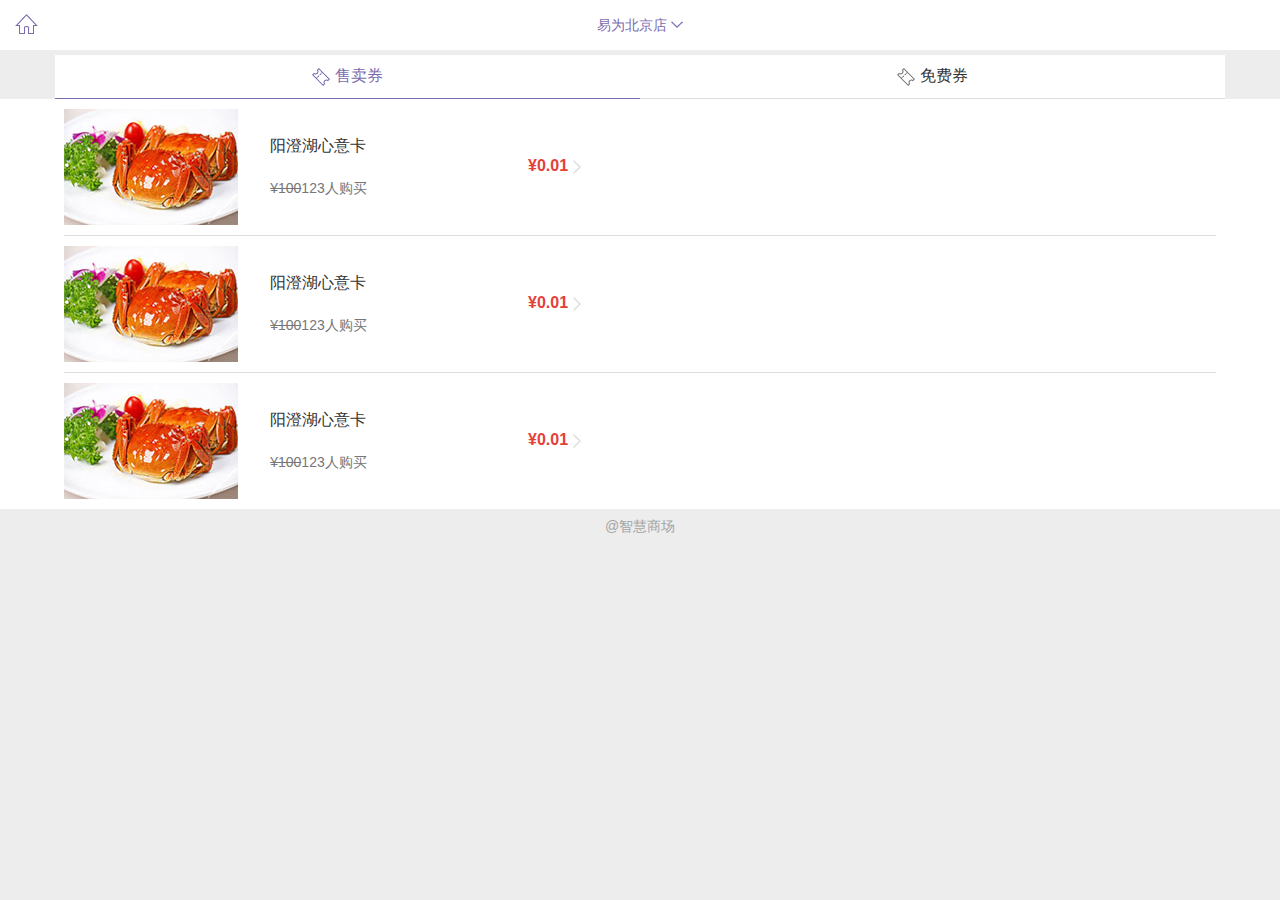
<file: SaleCouponList/index.html>
<!DOCTYPE html>
<html>
<head lang="en">
    <meta charset="UTF-8">
    <meta http-equiv="X-UA-Compatible" content="IE=edge">
    <meta name="viewport" content="width=device-width,minimum-scale=1.0,maximum-scale=1.0,user-scalable=no">
    <title>优惠券</title>
    <link href="bootstrap.min.css" rel="stylesheet">
    <style>
        body {
            background-color: #ededed;
        }

        /*头部样式-公共部分*/
        header {
            height: 50px;
            line-height: 50px;
            background: #fff;
            padding-top: 10px;
            padding-bottom: 10px;
        }

        header h5 {
            color: #7c6baf;
            display: inline;
        }

        a, a:focus, a:active {
            text-decoration: none;
        }

        .common_nav_desc {

            height: 30px;
            line-height: 30px;
            padding-left: 0;
            padding-right: 0;
        }

        .common_icon_down {
            margin-bottom: 4px;
        }

        .common_nav_home, .common_nav_user {
            padding: 4px 0;
        }

        .gap {
            margin-top: 5px;
        }

        .center {
            margin: 0 auto;
            display: block;
            /*text-align: center;*/
        }

        .center-upright {
            margin: 22px 0;
        }

        .back {
            background-color: #fff;
        }

        .line {
            padding: 10px 0;
        }

        .line-height {
            height: 90px;
        }

        .block {
            display: block;
        }

        .tab-active {
            border-bottom: 1px solid #7c6baf;
        }

        .tab-inactive {
            border-bottom: 1px solid #ddd;
        }

        .size16 {
            font-size: 16px;
        }

        .size18 {
            font-size: 18px;
        }

        .dark, .dark:active, .dark:focus {
            color: #333;
        }

        .light {
            color: #777;
        }

        .purple, .purple:active, .purple:focus {
            color: #7c6baf;
        }

        .red {
            color: #e44039;
        }

        .border-bottom {
            border-bottom: 1px solid #ddd;
        }

        .float {
            float: left;
        }

        .img {
            /*height: 70px;*/
            margin-right: 10px;
        }

        .link{
            margin-left: 5px;
            width: 8px;
        }
        .icon {
            height: 14px;
        }

        .footer {
            clear: both;
            line-height: 35px;
            color: #a4a4a4;
            text-align: center;
        }
    </style>
</head>
<body>
<header class="container-fluid">
    <div class="common_nav_home col-md-2 col-xs-2">
        <img class="pull-left" src="img/icon_nav_home.png" height="20">
    </div>
    <div class="common_nav_desc text-center col-md-8 col-xs-8">
        <h5>易为北京店</h5> <img class="common_icon_down" src="img/icon_nav_dropdown.png" width="12">
    </div>
</header>
<div class="container gap">
    <div class="row back">
        <div class="col-xs-6 size16 text-center tab-active line"><a href="#" class="purple"><img
            src="img/icon_coupon_purple.png" width="18px">&nbsp;售卖券</a></div>
        <div class="col-xs-6 size16 text-center line tab-inactive"><a href="#" class="dark"><img
            src="img/icon_coupoun_grey.png" width="18px">&nbsp;免费券</a></div>
    </div>
</div>
<div class="back">
    <div class="border-bottom center line" style="width: 90%">
        <table>
            <tr>
                <td width="30%">
                    <img class="img-responsive" src="img/coupon_pic.jpg">
                </td>
                <td width="2%">
                    &nbsp;
                </td>
                <td width="40%">
                    <span class="size16">阳澄湖心意卡</span></br></br>
                    <span class="light"><del>&yen;100</del>123人购买</span>
                </td>
                <td width="18%" class="size16 red"><strong>&yen;0.01</strong><img src="img/icon_nav_link_gray.png" class="link"></td>
            </tr>
        </table>
    </div>
</div>
<div class="back">
    <div class="border-bottom center line" style="width: 90%">
        <table>
            <tr>
                <td width="30%">
                    <img class="img-responsive" src="img/coupon_pic.jpg">
                </td>
                <td width="2%">
                    &nbsp;
                </td>
                <td width="40%">
                    <span class="size16">阳澄湖心意卡</span></br></br>
                    <span class="light"><del>&yen;100</del>123人购买</span>
                </td>
                <td width="18%" class="size16 red"><strong>&yen;0.01</strong><img src="img/icon_nav_link_gray.png" class="link"></td>
            </tr>
        </table>
    </div>
</div>
<div class="back">
    <div class="center line" style="width: 90%">
        <table>
            <tr>
                <td width="30%">
                    <img class="img-responsive" src="img/coupon_pic.jpg">
                </td>
                <td width="2%">
                    &nbsp;
                </td>
                <td width="40%">
                    <span class="size16">阳澄湖心意卡</span></br></br>
                    <span class="light"><del>&yen;100</del>123人购买</span>
                </td>
                <td width="18%" class="size16 red"><strong>&yen;0.01</strong><img src="img/icon_nav_link_gray.png" class="link"></td>
            </tr>
        </table>
    </div>
</div>
<!--<div class="back">-->
    <!--<div style="width: 96%" class="border-bottom">-->
        <!--<div class="line line-height back">-->
            <!--<div>-->
                <!--<div class="col-xs-3"><img src="img/coupon_pic.jpg" class="img"></div>-->
                <!--<div class="col-xs-5" style="margin-top: 7px; margin-left: 20px"><span-->
                    <!--class="size16">阳澄湖心意卡</span><br/><br/><span class="light"><del>&yen; 100-->
                <!--</del>&nbsp;&nbsp;&nbsp;123人购买</span></div>-->
                <!--<div class="col-xs-3 center-upright size16 red"><strong>&yen;0.01</strong><img-->
                    <!--src="img/icon_nav_link_gray.png" width="8px" style="margin: -4px 5px 0 5px"></div>-->
            <!--</div>-->
        <!--</div>-->
    <!--</div>-->
<!--</div>-->
<div class="footer">
    @智慧商场
</div>
</body>
</html>
</file>
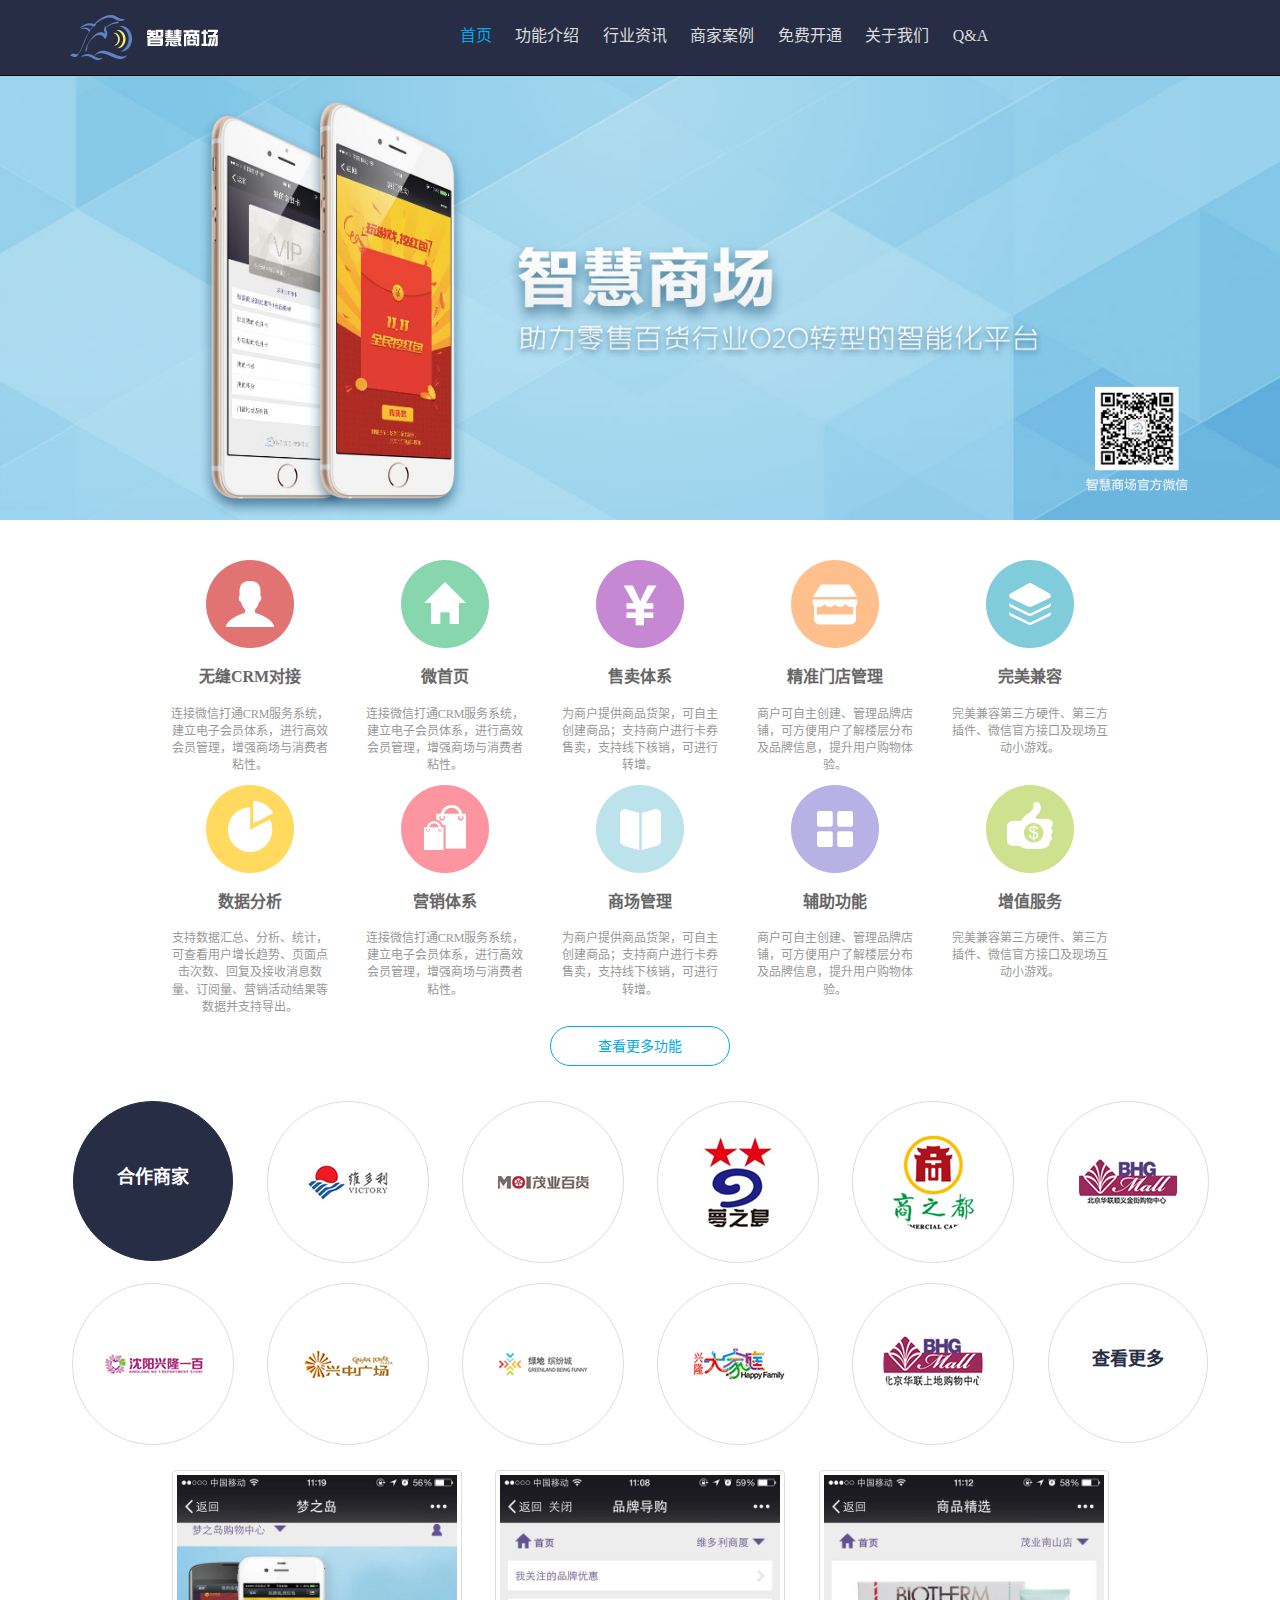
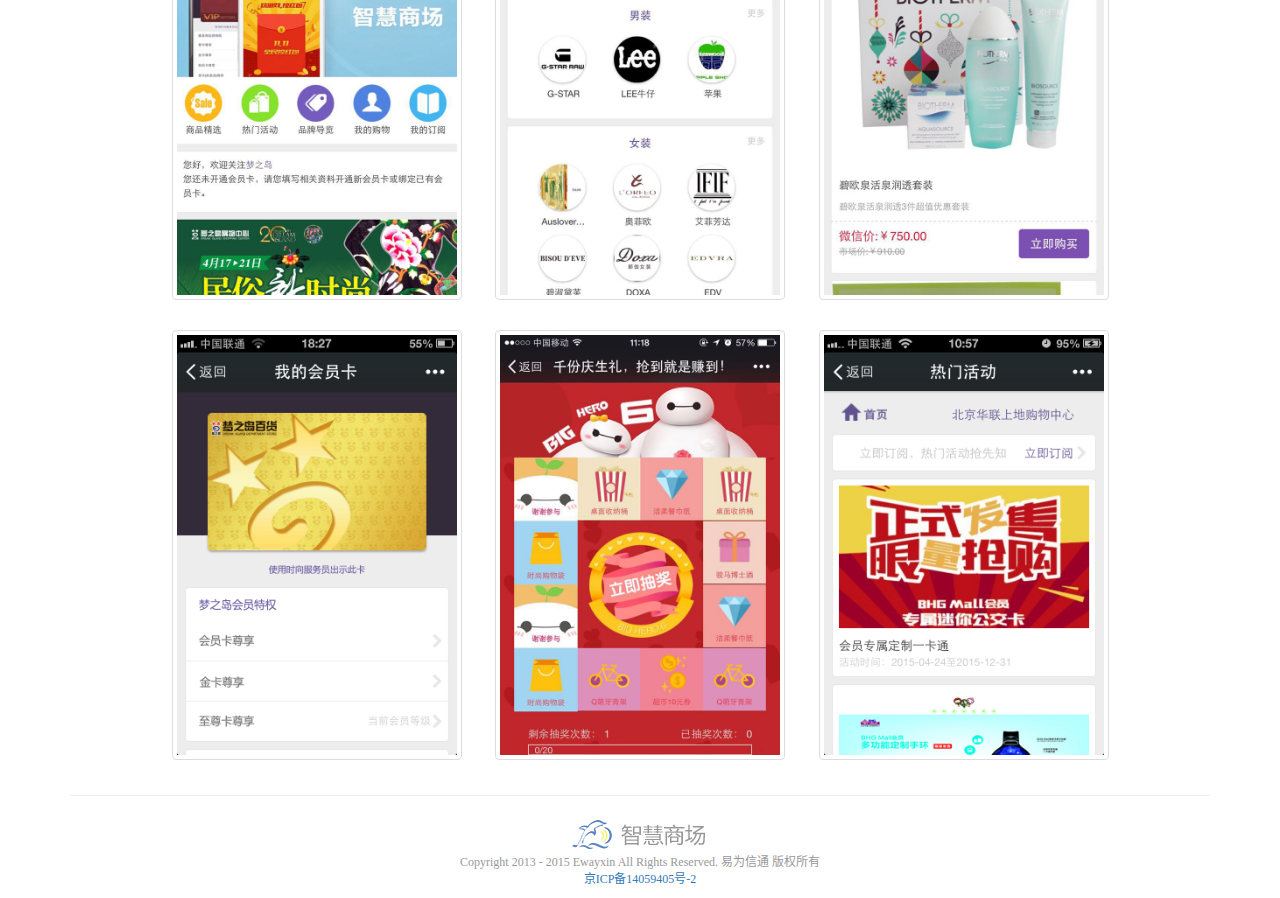
<file: zhihuishangchang/index.htm>
<!DOCTYPE html>
<html lang="zh-CN">
<head>
    <meta charset="utf-8">
    <meta http-equiv="X-UA-Compatible" content="IE=edge">
    <meta name="viewport" content="width=device-width, initial-scale=1">
    <meta name="keywords" content="智慧商场">
    <link rel="icon" href="icon.png">
    <title>智慧商场 - 易为信通旗下产品</title>
    <link href="bootstrap.min.css" rel="stylesheet">
    <style>
        * {
            font-family: 微软雅黑;
        }

        p {
            color: #999;
            font-size: 12px;
        }

        h4 {
            color: #666;
            display: block;
            margin-top: 20px;
            margin-bottom: 20px;
            font-weight: bold;
            font-size: 16px;
        }

        .heading {
            height: 76px;
            background-color: #262d45;
            margin-bottom: 0;
        }

        .logo {
            margin-top: 15px;
        }

        li {
            display: inline;
        }

        .nav_inline {
            margin-top: 25px;
            background-color: #262d45;

        }

        .nav_inactive {
            text-decoration: none;
            color: #ddd;
            vertical-align: middle;
            font-size: 16px;
            margin-left: 20px;
        }

        .nav_inactive:hover {
            color: #fff;
            text-decoration: none;
        }

        .nav_active, .nav_active:hover {
            color: #00a9e7;
            text-decoration: none;
            vertical-align: middle;
            font-size: 16px;
            margin-left: 20px;
        }

        .banner {
            margin-bottom: 40px;
        }

        .screen_single {
            margin: 15px;
        }

        .button:link, .button:visited {
            width: 180px;
            height: 40px;
            color: #00a9e7;
            border-color: #00a9e7;
            border-radius: 20px;
            margin-bottom: 25px;
            padding-top: 10px;
            background-color: #fff;
        }

        .button:hover {
            color: #fff;
            border-color: #00a9e7;
            background-color: #00a9e7;
        }
        .bussiness_logo {
            border-style: solid;
            border-color: #ddd;
            border-width: 1px;
            padding: 30px;
            margin: 10px -5px;
        }

        .bussiness_btn, .bussiness_btn:visited {
            padding-top: 63px;
            width: 160px;
            height: 160px;
            text-align: center;
            color: #262d45;
            font-size: 18px;
            background-color: #fff;
            border-radius: 150px;
            border-color: #ddd;
            border-width: 1px;
            margin: 10px -5px;

        }

        .bussiness_btn_1, .bussiness_btn_1:hover, .bussiness_btn_1:visited {
            padding-top: 63px;
            width: 160px;
            height: 160px;
            text-align: center;
            font-size: 18px;
            border-radius: 150px;
            border-width: 1px;
            color: #fff;
            background-color: #262d45;
            border-color: #262d45;
            margin: 10px -5px;
        }

        .bussiness_btn:hover {
            color: #fff;
            background-color: #262d45;
            border-color: #262d45;
        }

        footer a:hover {
            text-decoration: none;
        }
    </style>
</head>
<body>
<!--导航开始-->
<nav class="navbar navbar-inverse navbar-static-top heading">
    <div class="container  text-center">
        <div class="navbar-header">
            <button type="button" class="navbar-toggle collapsed" data-toggle="collapse"
                    data-target="#bs-example-navbar-collapse-1">
                <span class="sr-only">Toggle navigation</span>
                <span class="icon-bar"></span>
                <span class="icon-bar"></span>
                <span class="icon-bar"></span>
            </button>
            <img src="img/logo.png" class="logo">
        </div>
        <div class="collapse navbar-collapse nav_inline" id="bs-example-navbar-collapse-1">
            <ul>
                <li><a href="#" class="nav_active">首页</a></li>
                <li><a href="#" class="nav_inactive">功能介绍</a></li>
                <li><a href="#" class="nav_inactive">行业资讯</a></li>
                <li><a href="#" class="nav_inactive">商家案例</a></li>
                <li><a href="#" class="nav_inactive">免费开通</a></li>
                <li><a href="#" class="nav_inactive">关于我们</a></li>
                <li><a href="#" class="nav_inactive">Q&A</a></li>
            </ul>
        </div>
    </div>
</nav>
<!--导航结束-->
<!--banner开始-->
<div class="banner" style="width: 100%">
    <img class="img-responsive" src="img/banner1.jpg" alt="智慧商场" style="width: 100%">
</div>
<!--banner结束-->
<div class="container text-center">
    <!--图标开始-->
    <div class="row">
        <div class="col-md-2 col-sm-3 col-xs-6 col-md-offset-1"><img src="img/icon_1.png">
            <h4>无缝CRM对接</h4>

            <p>连接微信打通CRM服务系统，建立电子会员体系，进行高效会员管理，增强商场与消费者粘性。</p>
        </div>
        <div class="col-md-2 col-sm-3 col-xs-6"><img src="img/icon_2.png">
            <h4>微首页</h4>

            <p>连接微信打通CRM服务系统，建立电子会员体系，进行高效会员管理，增强商场与消费者粘性。</p>
        </div>
        <div class="col-md-2 col-sm-3 col-xs-6"><img src="img/icon_3.png">
            <h4>售卖体系</h4>

            <p>为商户提供商品货架，可自主创建商品；支持商户进行卡券售卖，支持线下核销，可进行转增。</p>
        </div>
        <div class="col-md-2 col-sm-3 col-xs-6"><img src="img/icon_4.png">
            <h4>精准门店管理</h4>

            <p>商户可自主创建、管理品牌店铺，可方便用户了解楼层分布及品牌信息，提升用户购物体验。</p>
        </div>
        <div class="col-md-2 col-sm-3 col-xs-6"><img src="img/icon_5.png">
            <h4>完美兼容</h4>

            <p>完美兼容第三方硬件、第三方插件、微信官方接口及现场互动小游戏。</p>
        </div>
        <div class="clearfix hidden-xs hidden-sm">&nbsp;</div>
        <div class="col-md-2 col-sm-3 col-xs-6 col-md-offset-1">
            <img src="img/icon_6.png">
            <h4>数据分析</h4>

            <p>支持数据汇总、分析、统计，可查看用户增长趋势、页面点击次数、回复及接收消息数量、订阅量、营销活动结果等数据并支持导出。</p>
        </div>
        <div class="col-md-2 col-sm-3 col-xs-6"><img src="img/icon_7.png">
            <h4>营销体系</h4>

            <p>连接微信打通CRM服务系统，建立电子会员体系，进行高效会员管理，增强商场与消费者粘性。</p>
        </div>
        <div class="col-md-2 col-sm-3 col-xs-6"><img src="img/icon_8.png">
            <h4>商场管理</h4>

            <p>为商户提供商品货架，可自主创建商品；支持商户进行卡券售卖，支持线下核销，可进行转增。</p>
        </div>
        <div class="clearfix hidden-md hidden-lg"></div>
        <!--<div class="clearfix hidden-xs hidden-md">&nbsp;</div>-->
        <div class="col-md-2 col-sm-3 col-xs-6 col-sm-offset-3 col-md-offset-0"><img src="img/icon_9.png">
            <h4>辅助功能</h4>

            <p>商户可自主创建、管理品牌店铺，可方便用户了解楼层分布及品牌信息，提升用户购物体验。</p>
        </div>
        <div class="col-md-2 col-sm-3 col-xs-6"><img src="img/icon_10.png">
            <h4>增值服务</h4>

            <p>完美兼容第三方硬件、第三方插件、微信官方接口及现场互动小游戏。</p>
        </div>
    </div>
    <!--图标结束-->
    <!--按钮开始-->
    <div class="text-center">
        <a type="button" class="btn btn-default button" href="#">查看更多功能</a>
    </div>
    <!--按钮结束-->
    <!--商家logo开始-->
    <div class="row text-center">
        <div class="col-md-2 col-sm-3 col-xs-6">
            <a class="btn btn-default bussiness_btn_1  gap" href="#" role="button"><strong>合作商家</strong></a>
        </div>
        <div class="col-md-2 col-sm-3 col-xs-6">
            <img src="img/logo/1.jpg" class="img-circle bussiness_logo">
        </div>
        <div class="col-md-2 col-sm-3 col-xs-6">
            <img src="img/logo/2.jpg" class="img-circle bussiness_logo">
        </div>
        <div class="col-md-2 col-sm-3 col-xs-6">
            <img src="img/logo/3.jpg" class="img-circle bussiness_logo">
        </div>
        <div class="col-md-2 col-sm-3 col-xs-6">
            <img src="img/logo/4.png" class="img-circle bussiness_logo">
        </div>
        <div class="col-md-2 col-sm-3 col-xs-6">
            <img src="img/logo/5.jpg" class="img-circle bussiness_logo">
        </div>
        <div class="col-md-2 col-sm-3 col-xs-6">
            <img src="img/logo/6.jpg" class="img-circle bussiness_logo">
        </div>
        <div class="col-md-2 col-sm-3 col-xs-6">
            <img src="img/logo/7.jpg" class="img-circle bussiness_logo">
        </div>
        <div class="col-md-2 col-sm-3 col-xs-6">
            <img src="img/logo/8.jpg" class="img-circle bussiness_logo">
        </div>
        <div class="col-md-2 col-sm-3 col-xs-6">
            <img src="img/logo/9.jpg" class="img-circle bussiness_logo">
        </div>
        <div class="col-md-2 col-sm-3 col-xs-6">
            <img src="img/logo/10.jpg" class="img-circle bussiness_logo">
        </div>
        <div class="col-md-2 col-sm-3 col-xs-6">
            <a class="btn btn-default bussiness_btn  gap" href="#" role="button"><strong>查看更多</strong></a>
        </div>
    </div>
    <!--商家logo结束-->
    <!--界面图片开始-->
    <div class="text-center">
        <img src="img/screen/1.jpg" class="img-thumbnail screen_single" width="290px">
        <img src="img/screen/2.jpg" class="img-thumbnail screen_single" width="290px">
        <img src="img/screen/3.jpg" class="img-thumbnail screen_single" width="290px">
        <img src="img/screen/4.png" class="img-thumbnail screen_single" width="290px">
        <img src="img/screen/5.jpg" class="img-thumbnail screen_single" width="290px">
        <img src="img/screen/6.PNG" class="img-thumbnail screen_single" width="290px">
    </div>
    <!--界面图片结束-->
    <hr/>
    <!--脚部开始-->
    <footer class="text-center">
        <img src="img/bottomlogo.jpg">

        <p>Copyright 2013 - 2015 Ewayxin All Rights Reserved. 易为信通 版权所有<br/><a href="#">京ICP备14059405号-2</a>
        </p>
    </footer>
    <!--脚部结束-->
</div>
</body>
</html>
</file>
